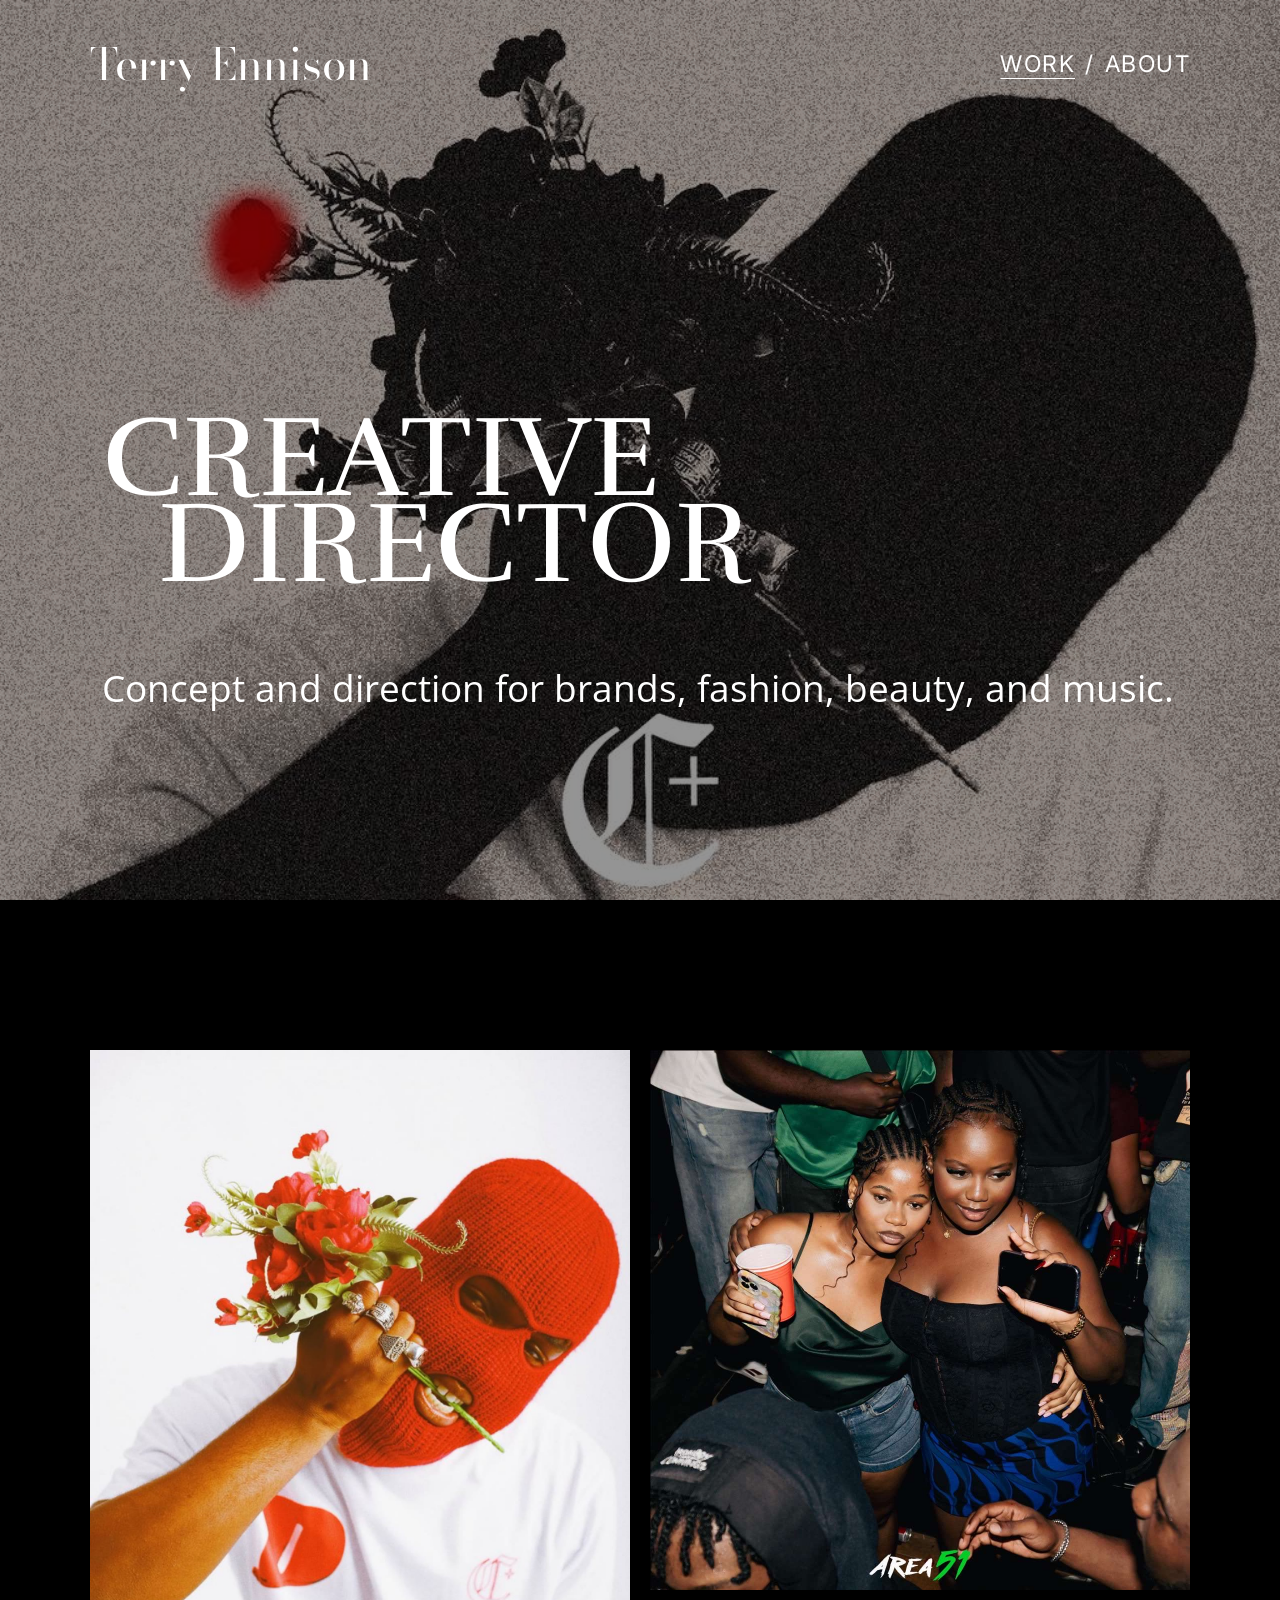
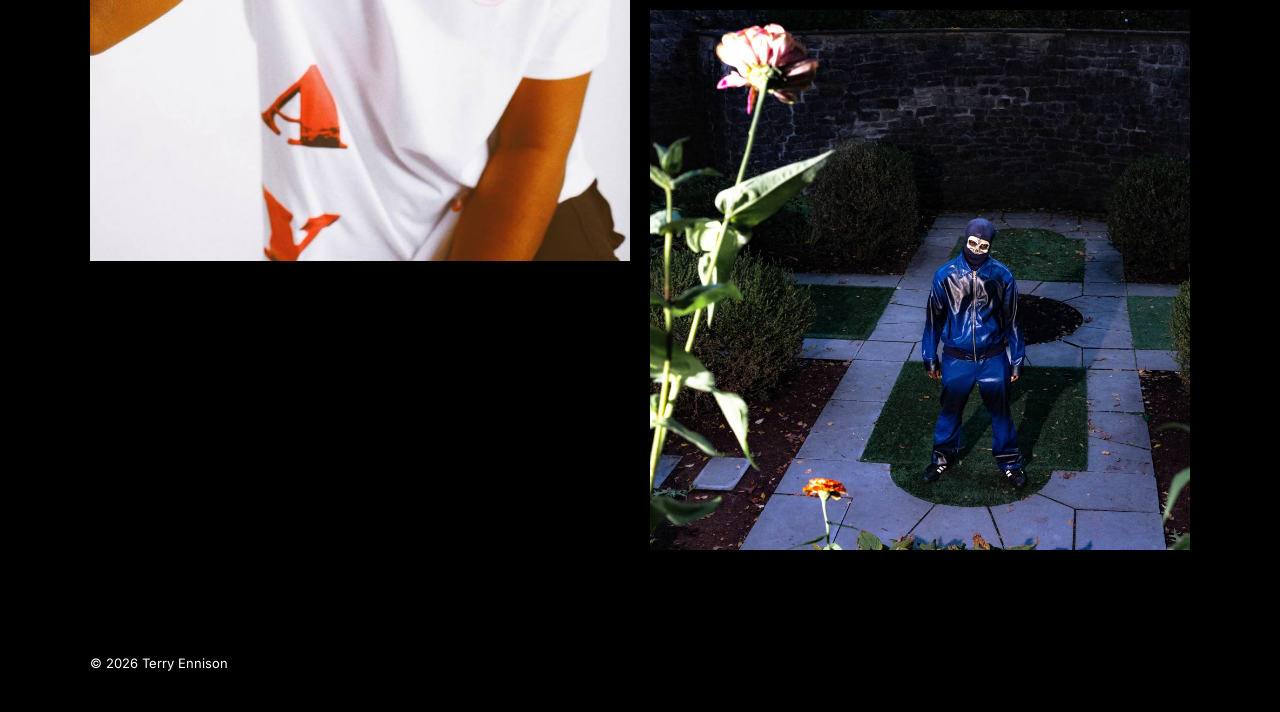
<file: index.html>
<!DOCTYPE html>
<html lang="en">
<head>
  <meta charset="utf-8">
  <meta name="viewport" content="width=device-width, initial-scale=1">
  <title>Terry Ennison | Creative Director</title>
  <meta name="description" content="Concept and direction for brands, fashion, beauty, and music.">
  <link rel="canonical" href="https://terryennison.studio/">
  <meta property="og:title" content="Terry Ennison | Creative Director">
  <meta property="og:description" content="Concept and direction for brands, fashion, beauty, and music.">
  <meta property="og:type" content="website">
  <meta property="og:url" content="https://terryennison.studio/">
  <meta property="og:image" content="https://terryennison.studio/images/og.jpg">
  <meta name="twitter:card" content="summary_large_image">
  <meta name="twitter:title" content="Terry Ennison | Creative Director">
  <meta name="twitter:description" content="Concept and direction for brands, fashion, beauty, and music.">
  <meta name="twitter:image" content="https://terryennison.studio/images/og.jpg">

  <link rel="preconnect" href="https://fonts.googleapis.com">
  <link rel="preconnect" href="https://fonts.gstatic.com" crossorigin>
  <link href="https://fonts.googleapis.com/css2?family=Bodoni+Moda:opsz,wght@6..96,400&family=Inter:wght@400&family=Open+Sans:wght@400&family=Playfair+Display:wght@400&family=Rufina:wght@400&display=swap" rel="stylesheet">
  <link rel="stylesheet" href="css/styles.css">
  <link rel="icon" href="favicon.svg" type="image/svg+xml">

</head>
<body class="home">
<a class="skip" href="#main">Skip to content</a>
<header class="site-header">
  <div class="header-inner">
    <a class="brand" href="index.html">Terry Ennison</a>
    <nav class="nav" aria-label="Primary">
      <a href="index.html" aria-current="page">Work</a>
      <span class="slash" aria-hidden="true">/</span>
      <a href="about.html">About</a>
    </nav>
  </div>
</header>
<main id="main">
  <section class="hero">
    <div class="hero-media">
      <img src="images/hero.jpg" alt="Cavalry">
    </div>
    <div class="hero-copy">
      <h1><span>Creative</span><span class="offset">Director</span></h1>
      <p>Concept and direction for brands, fashion, beauty, and music.</p>
    </div>
  </section>
  <section class="work" id="work" aria-label="Work">
    <div class="work-grid">
      <a href="cavalry.html">
        <img src="images/cavalry/01.jpg" alt="Cavalry, photo 1" decoding="async">
      </a>
      <div class="cover-stack">
        <a href="area-51.html">
          <img src="images/area-51/01.jpg" alt="Area 51, photo 1" decoding="async">
        </a>
        <a href="saint.html">
          <img src="images/saint/01.jpg" alt="SainT, photo 1" decoding="async">
        </a>
      </div>
    </div>
  </section>
</main>
<footer class="site-footer">
  <p>&copy; 2026 Terry Ennison</p>
</footer>
<script src="js/site.js"></script>
</body></html>
</file>
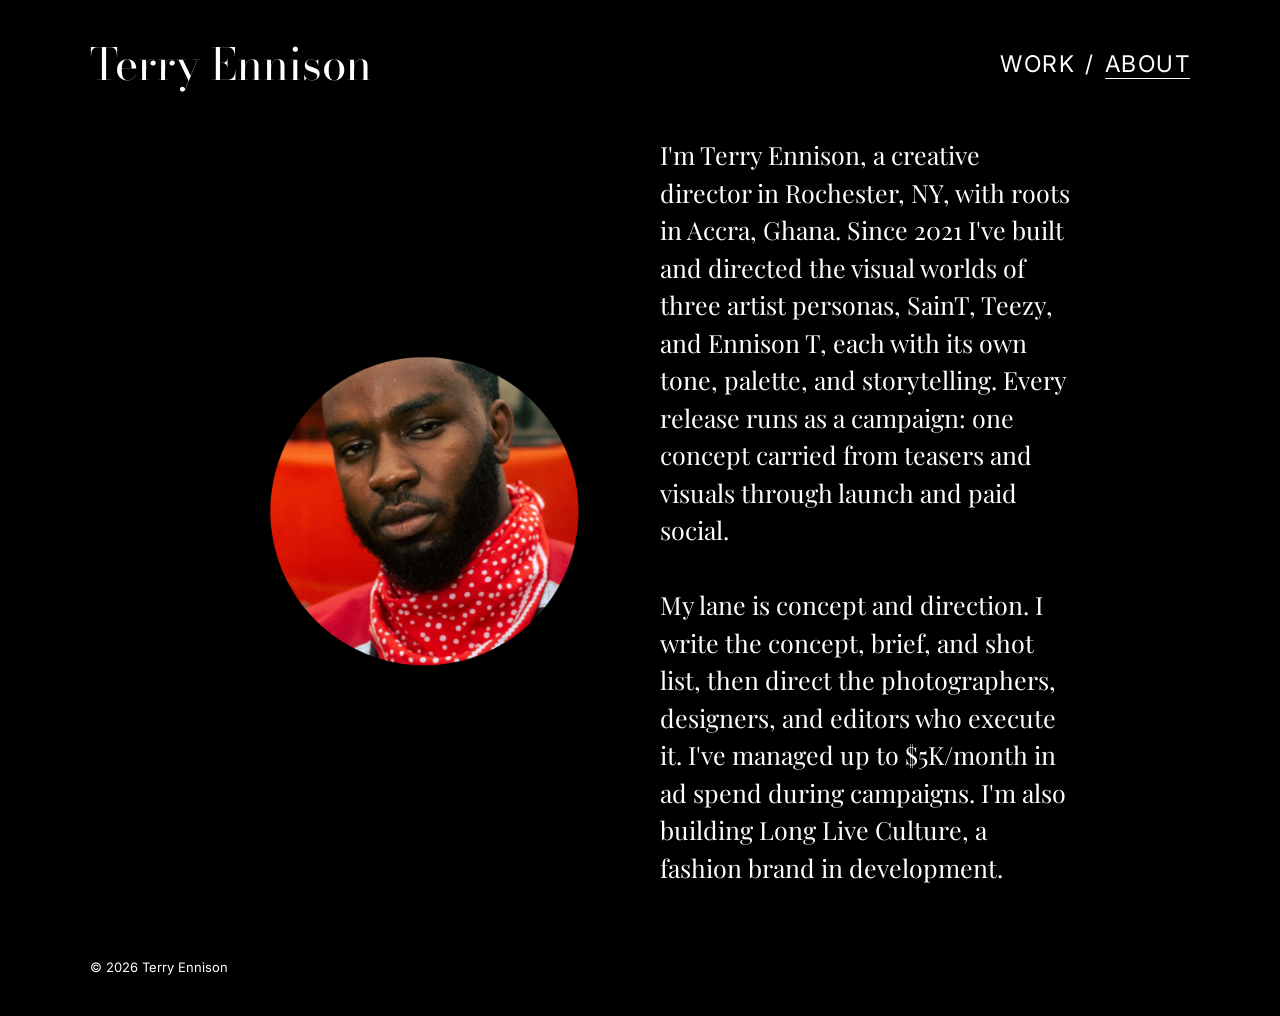
<file: about.html>
<!DOCTYPE html>
<html lang="en">
<head>
  <meta charset="utf-8">
  <meta name="viewport" content="width=device-width, initial-scale=1">
  <title>About | Terry Ennison</title>
  <meta name="description" content="Concept and direction for brands, fashion, beauty, and music.">
  <link rel="canonical" href="https://terryennison.studio/about.html">
  <meta property="og:title" content="About | Terry Ennison">
  <meta property="og:description" content="Concept and direction for brands, fashion, beauty, and music.">
  <meta property="og:type" content="website">
  <meta property="og:url" content="https://terryennison.studio/about.html">
  <meta property="og:image" content="https://terryennison.studio/images/og.jpg">
  <meta name="twitter:card" content="summary_large_image">
  <meta name="twitter:title" content="About | Terry Ennison">
  <meta name="twitter:description" content="Concept and direction for brands, fashion, beauty, and music.">
  <meta name="twitter:image" content="https://terryennison.studio/images/og.jpg">

  <link rel="preconnect" href="https://fonts.googleapis.com">
  <link rel="preconnect" href="https://fonts.gstatic.com" crossorigin>
  <link href="https://fonts.googleapis.com/css2?family=Bodoni+Moda:opsz,wght@6..96,400&family=Inter:wght@400&family=Open+Sans:wght@400&family=Playfair+Display:wght@400&family=Rufina:wght@400&display=swap" rel="stylesheet">
  <link rel="stylesheet" href="css/styles.css">
  <link rel="icon" href="favicon.svg" type="image/svg+xml">

</head>
<body>
<a class="skip" href="#main">Skip to content</a>
<header class="site-header">
  <div class="header-inner">
    <a class="brand" href="index.html">Terry Ennison</a>
    <nav class="nav" aria-label="Primary">
      <a href="index.html">Work</a>
      <span class="slash" aria-hidden="true">/</span>
      <a href="about.html" aria-current="page">About</a>
    </nav>
  </div>
</header>
<main id="main" class="page">
  <article class="about-layout">
    <div class="about-photo">
      <img src="images/about-portrait.png" alt="Terry Ennison">
    </div>
    <div class="about-copy">
      <p>I'm Terry Ennison, a creative director in Rochester, NY, with roots in Accra, Ghana. Since 2021 I've built and directed the visual worlds of three artist personas, SainT, Teezy, and Ennison T, each with its own tone, palette, and storytelling. Every release runs as a campaign: one concept carried from teasers and visuals through launch and paid social.</p>
      <p>My lane is concept and direction. I write the concept, brief, and shot list, then direct the photographers, designers, and editors who execute it. I've managed up to $5K/month in ad spend during campaigns. I'm also building Long Live Culture, a fashion brand in development.</p>
    </div>
  </article>
</main>
<footer class="site-footer">
  <p>&copy; 2026 Terry Ennison</p>
</footer>
</body></html>
</file>
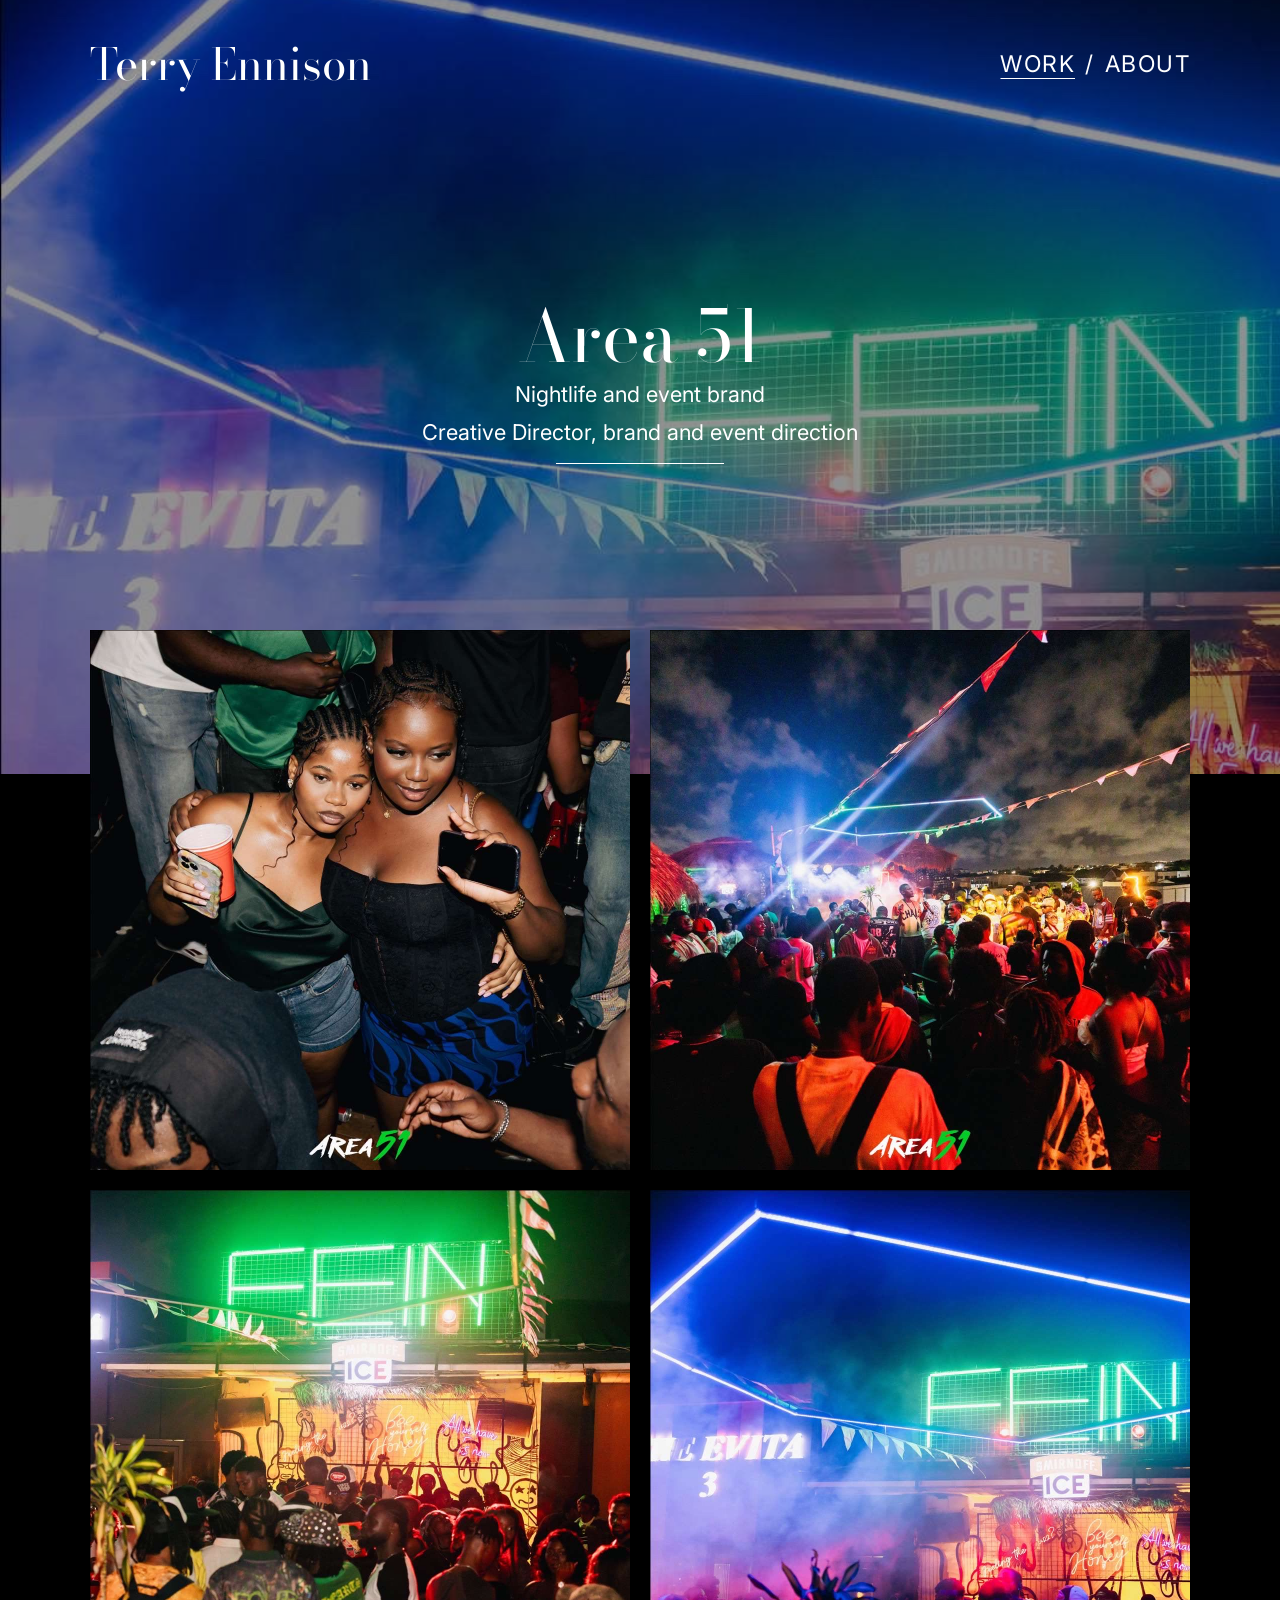
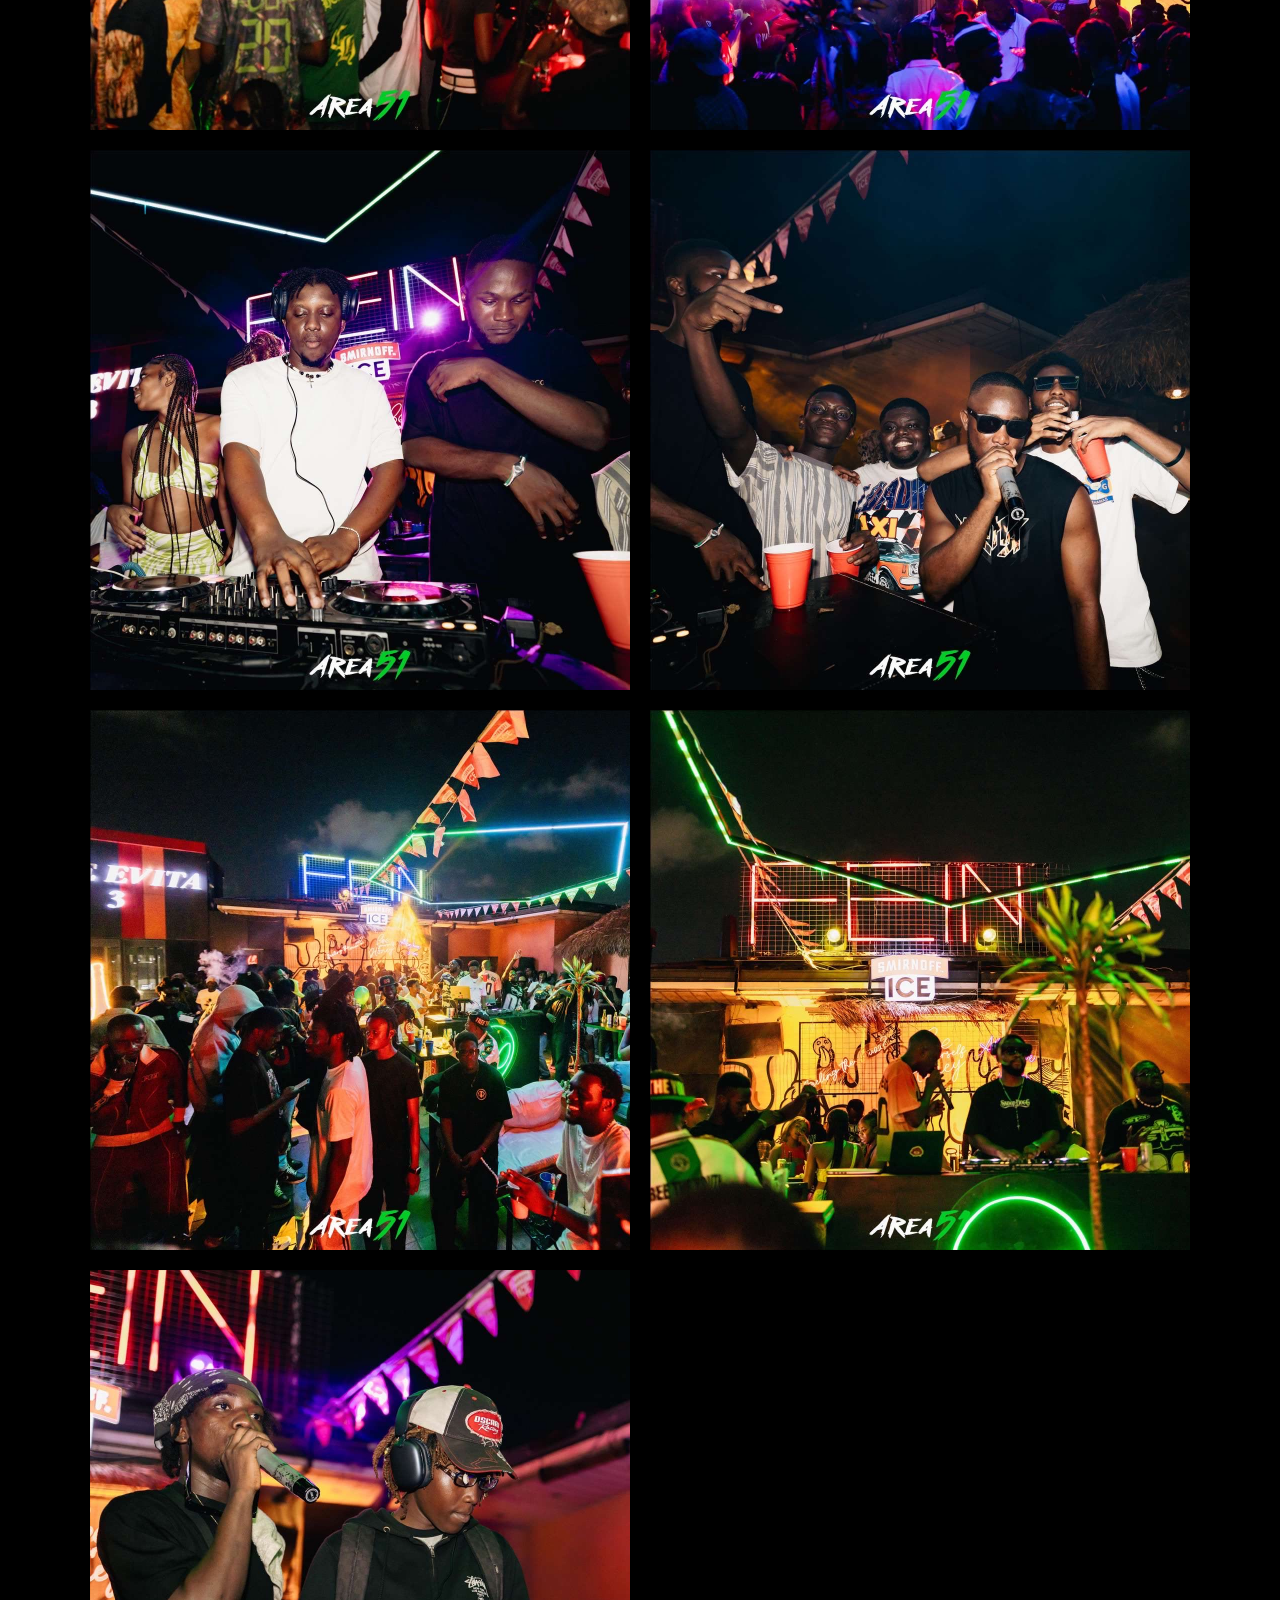
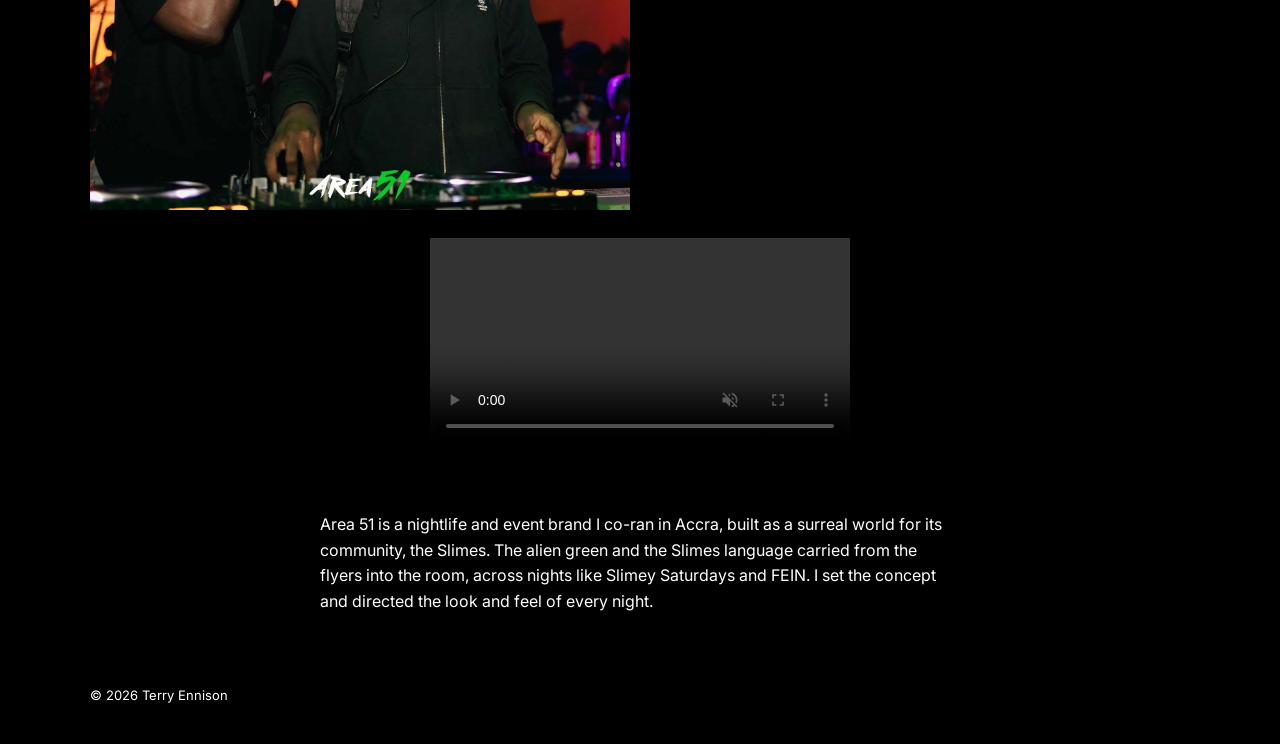
<file: area-51.html>
<!DOCTYPE html>
<html lang="en">
<head>
  <meta charset="utf-8">
  <meta name="viewport" content="width=device-width, initial-scale=1">
  <title>Area 51 | Terry Ennison</title>
  <meta name="description" content="Area 51. Nightlife and event brand. Creative Director, brand and event direction.">
  <link rel="canonical" href="https://terryennison.studio/area-51.html">
  <meta property="og:title" content="Area 51 | Terry Ennison">
  <meta property="og:description" content="Area 51. Nightlife and event brand. Creative Director, brand and event direction.">
  <meta property="og:type" content="website">
  <meta property="og:url" content="https://terryennison.studio/area-51.html">
  <meta property="og:image" content="https://terryennison.studio/images/og.jpg">
  <meta name="twitter:card" content="summary_large_image">
  <meta name="twitter:title" content="Area 51 | Terry Ennison">
  <meta name="twitter:description" content="Area 51. Nightlife and event brand. Creative Director, brand and event direction.">
  <meta name="twitter:image" content="https://terryennison.studio/images/og.jpg">

  <link rel="preconnect" href="https://fonts.googleapis.com">
  <link rel="preconnect" href="https://fonts.gstatic.com" crossorigin>
  <link href="https://fonts.googleapis.com/css2?family=Bodoni+Moda:opsz,wght@6..96,400&family=Inter:wght@400&family=Open+Sans:wght@400&family=Playfair+Display:wght@400&family=Rufina:wght@400&display=swap" rel="stylesheet">
  <link rel="stylesheet" href="css/styles.css">
  <link rel="icon" href="favicon.svg" type="image/svg+xml">

</head>

<body>
<a class="skip" href="#main">Skip to content</a>
<header class="site-header">
  <div class="header-inner">
    <a class="brand" href="index.html">Terry Ennison</a>
    <nav class="nav" aria-label="Primary">
      <a href="index.html" aria-current="page">Work</a>
      <span class="slash" aria-hidden="true">/</span>
      <a href="about.html">About</a>
    </nav>
  </div>
</header>

<main id="main">
<section class="banner">
  <img class="banner-bg" src="images/area-51/04.jpg" alt="">
  <div class="banner-copy">
    <h1>Area 51</h1>
    <p>Nightlife and event brand</p>
    <p>Creative Director, brand and event direction</p>
    <span class="rule"></span>
  </div>
</section>
<div class="gallery overlap">
<figure>
  <button class="zoom" type="button" data-full="images/area-51/01.jpg" aria-label="View Area 51, photo 1 larger">
    <img src="images/area-51/01.jpg" alt="Area 51, photo 1" loading="lazy" decoding="async">
  </button>
</figure>
<figure>
  <button class="zoom" type="button" data-full="images/area-51/02.jpg" aria-label="View Area 51, photo 2 larger">
    <img src="images/area-51/02.jpg" alt="Area 51, photo 2" loading="lazy" decoding="async">
  </button>
</figure>
<figure>
  <button class="zoom" type="button" data-full="images/area-51/03.jpg" aria-label="View Area 51, photo 3 larger">
    <img src="images/area-51/03.jpg" alt="Area 51, photo 3" loading="lazy" decoding="async">
  </button>
</figure>
<figure>
  <button class="zoom" type="button" data-full="images/area-51/04.jpg" aria-label="View Area 51, photo 4 larger">
    <img src="images/area-51/04.jpg" alt="Area 51, photo 4" loading="lazy" decoding="async">
  </button>
</figure>
<figure>
  <button class="zoom" type="button" data-full="images/area-51/05.jpg" aria-label="View Area 51, photo 5 larger">
    <img src="images/area-51/05.jpg" alt="Area 51, photo 5" loading="lazy" decoding="async">
  </button>
</figure>
<figure>
  <button class="zoom" type="button" data-full="images/area-51/06.jpg" aria-label="View Area 51, photo 6 larger">
    <img src="images/area-51/06.jpg" alt="Area 51, photo 6" loading="lazy" decoding="async">
  </button>
</figure>
<figure>
  <button class="zoom" type="button" data-full="images/area-51/07.jpg" aria-label="View Area 51, photo 7 larger">
    <img src="images/area-51/07.jpg" alt="Area 51, photo 7" loading="lazy" decoding="async">
  </button>
</figure>
<figure>
  <button class="zoom" type="button" data-full="images/area-51/08.jpg" aria-label="View Area 51, photo 8 larger">
    <img src="images/area-51/08.jpg" alt="Area 51, photo 8" loading="lazy" decoding="async">
  </button>
</figure>
<figure>
  <button class="zoom" type="button" data-full="images/area-51/09.jpg" aria-label="View Area 51, photo 9 larger">
    <img src="images/area-51/09.jpg" alt="Area 51, photo 9" loading="lazy" decoding="async">
  </button>
</figure>
</div>
<video class="promo" data-promo controls autoplay muted loop playsinline preload="metadata">
  <source src="video/area51-promo.mp4" type="video/mp4">
</video>
<div class="writeup">
<p>Area 51 is a nightlife and event brand I co-ran in Accra, built as a surreal world for its community, the Slimes. The alien green and the Slimes language carried from the flyers into the room, across nights like Slimey Saturdays and FEIN. I set the concept and directed the look and feel of every night.</p>
</div>
</main>
<footer class="site-footer">
  <p>&copy; 2026 Terry Ennison</p>
</footer>

<dialog class="lightbox" data-lightbox>
  <button class="lightbox-close" type="button" data-close>Close</button>
  <img alt="">
</dialog>
<script src="js/site.js"></script>

</body></html>
</file>
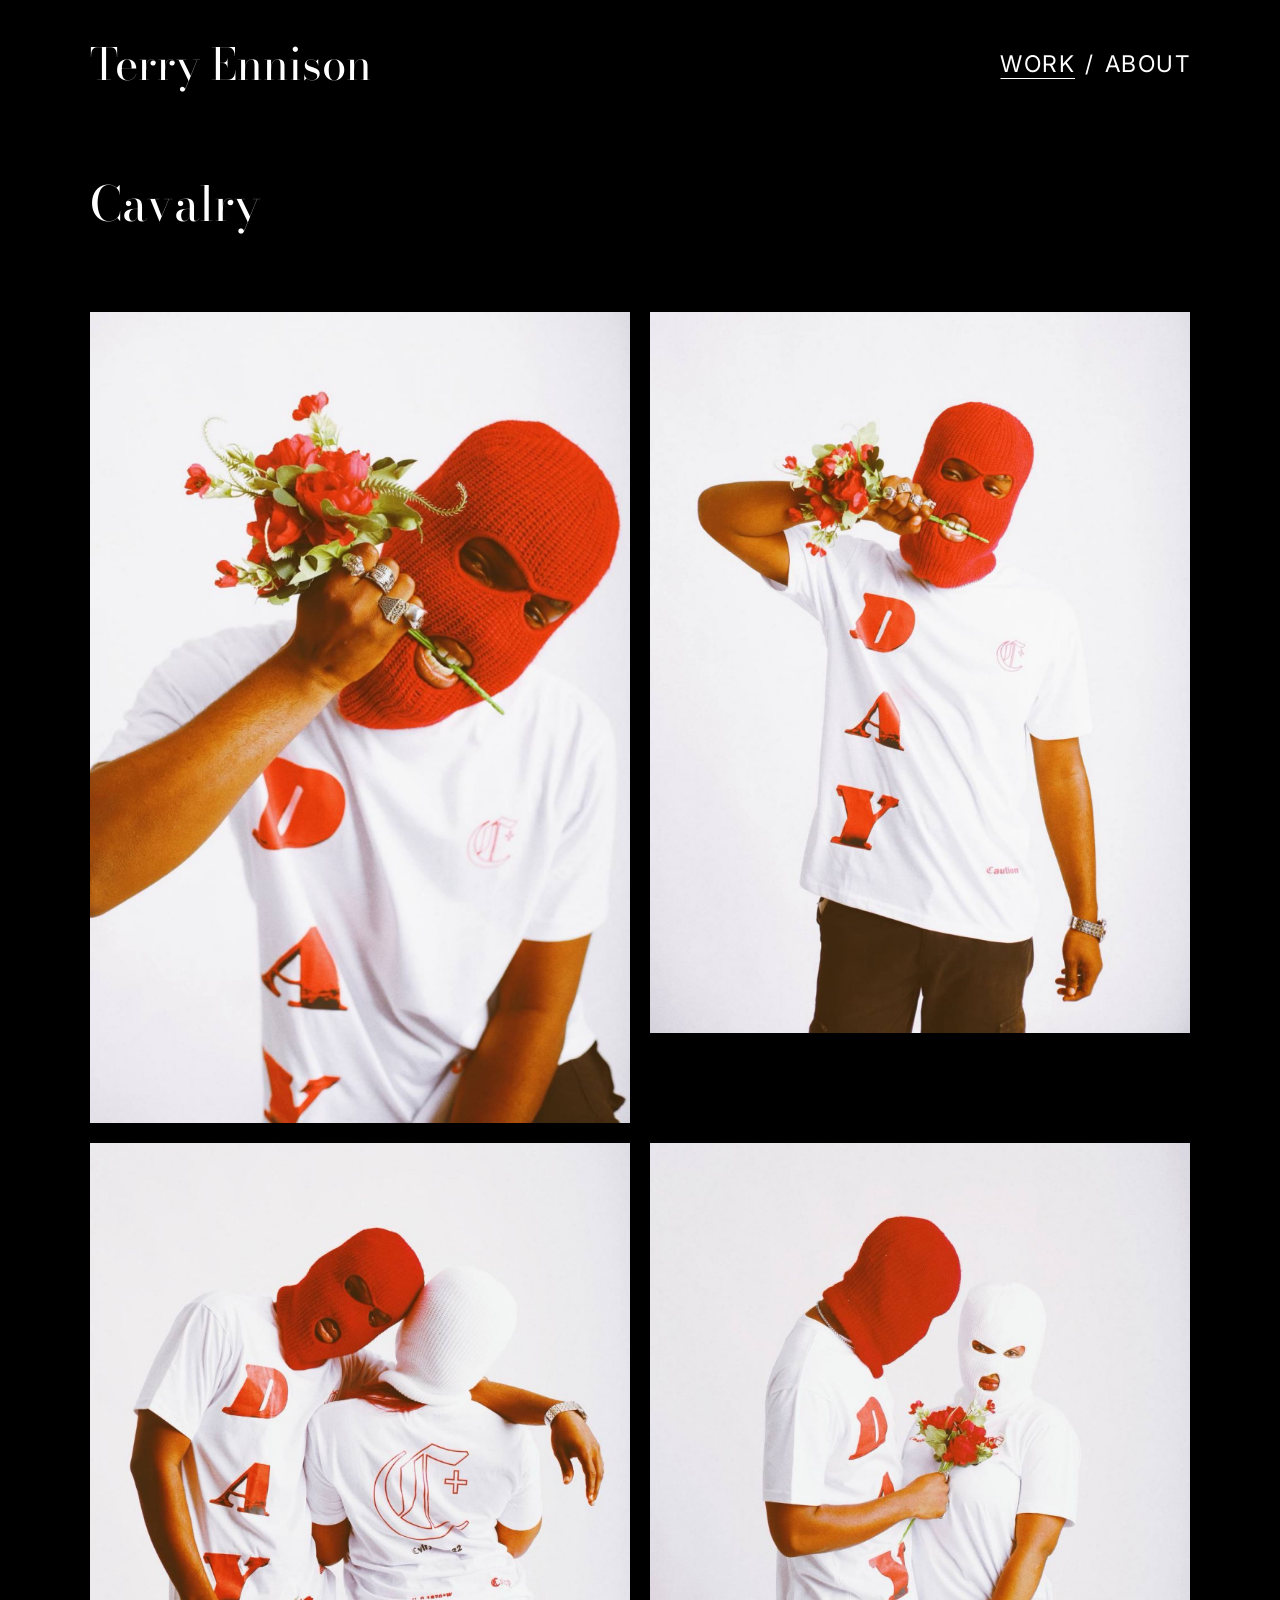
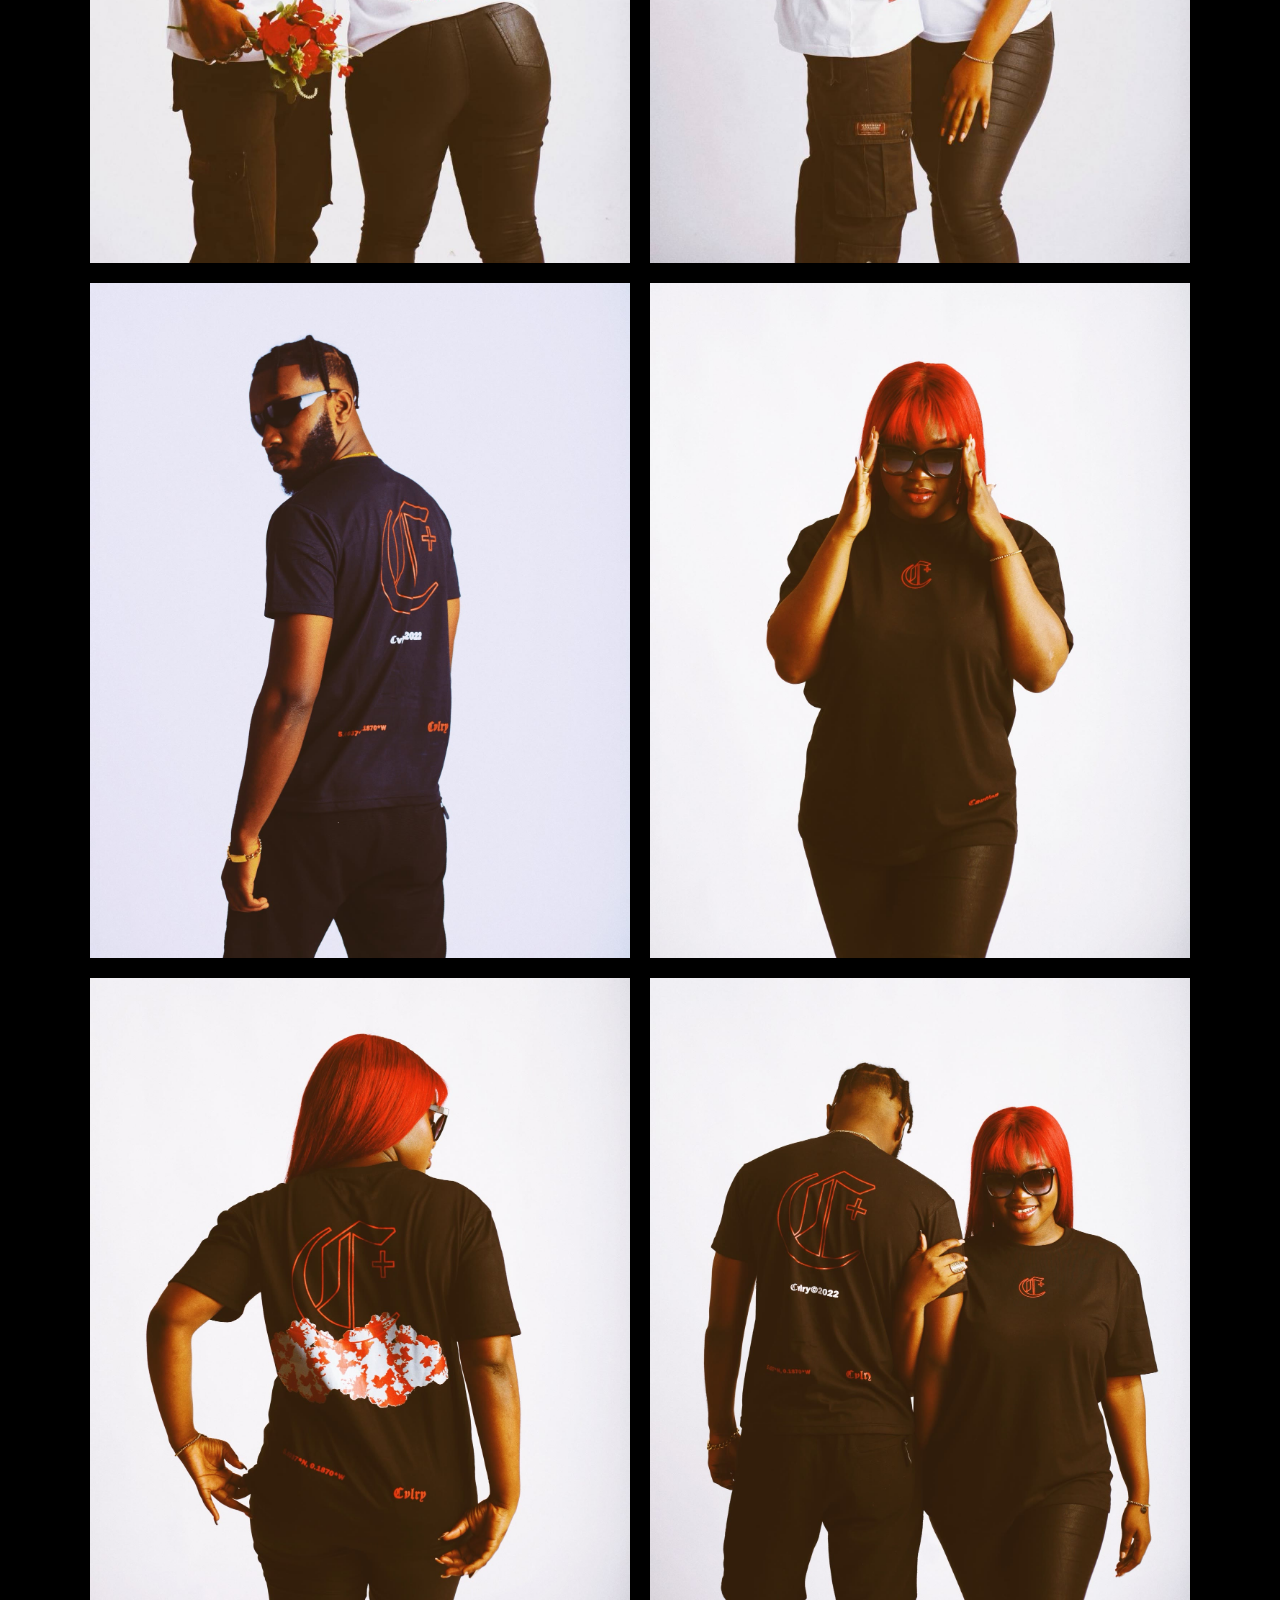
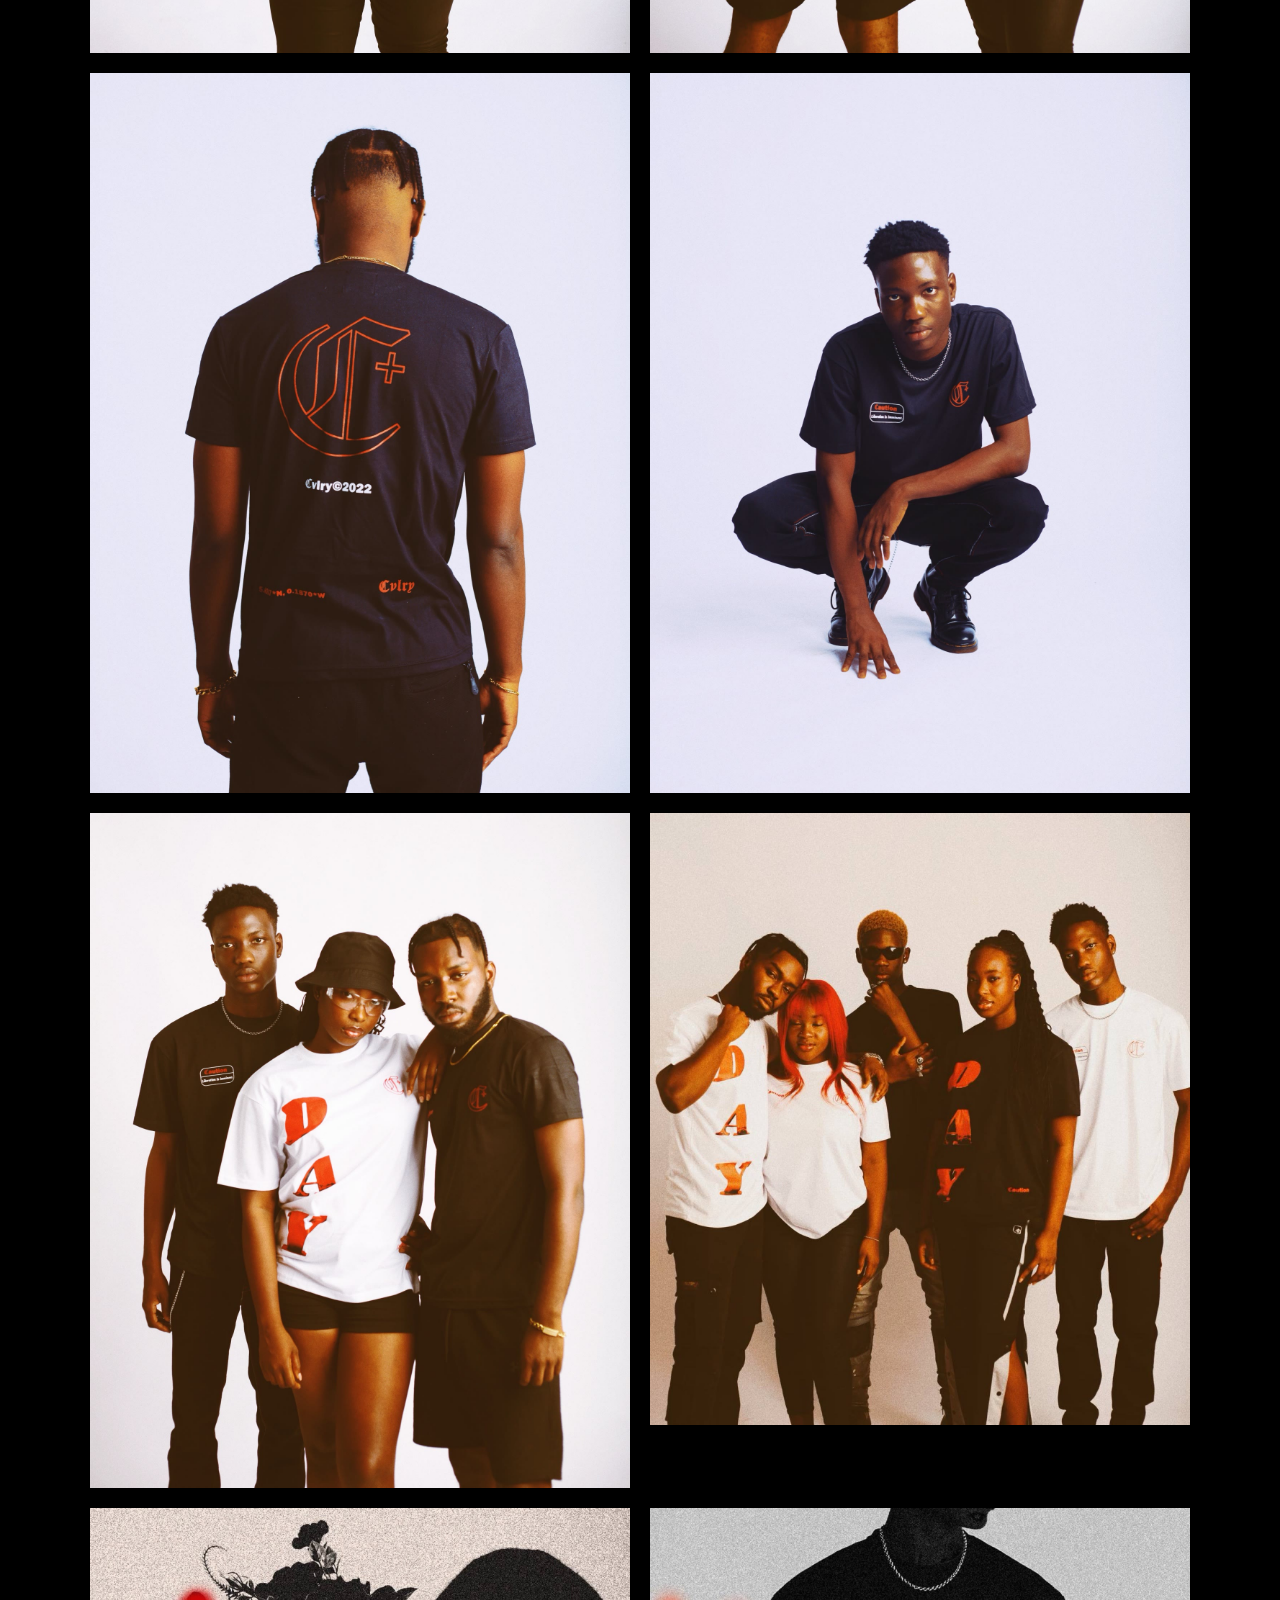
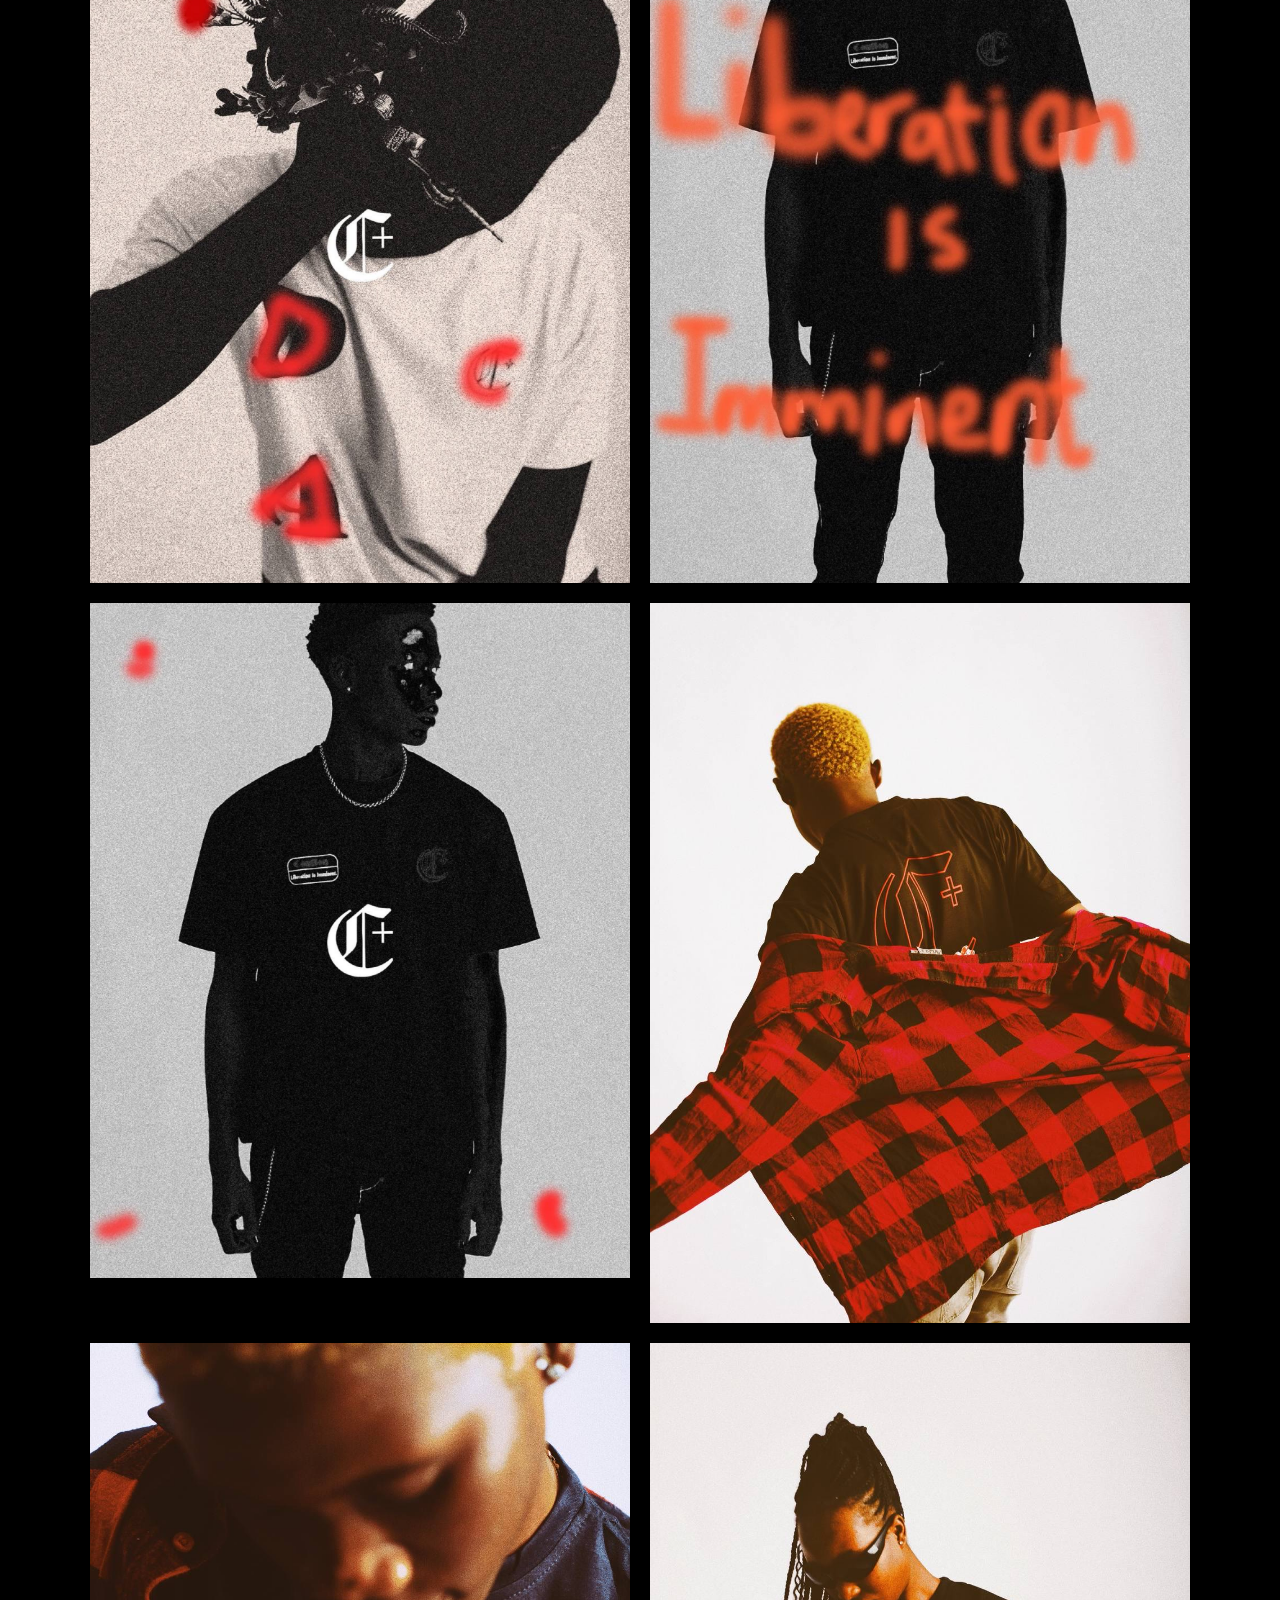
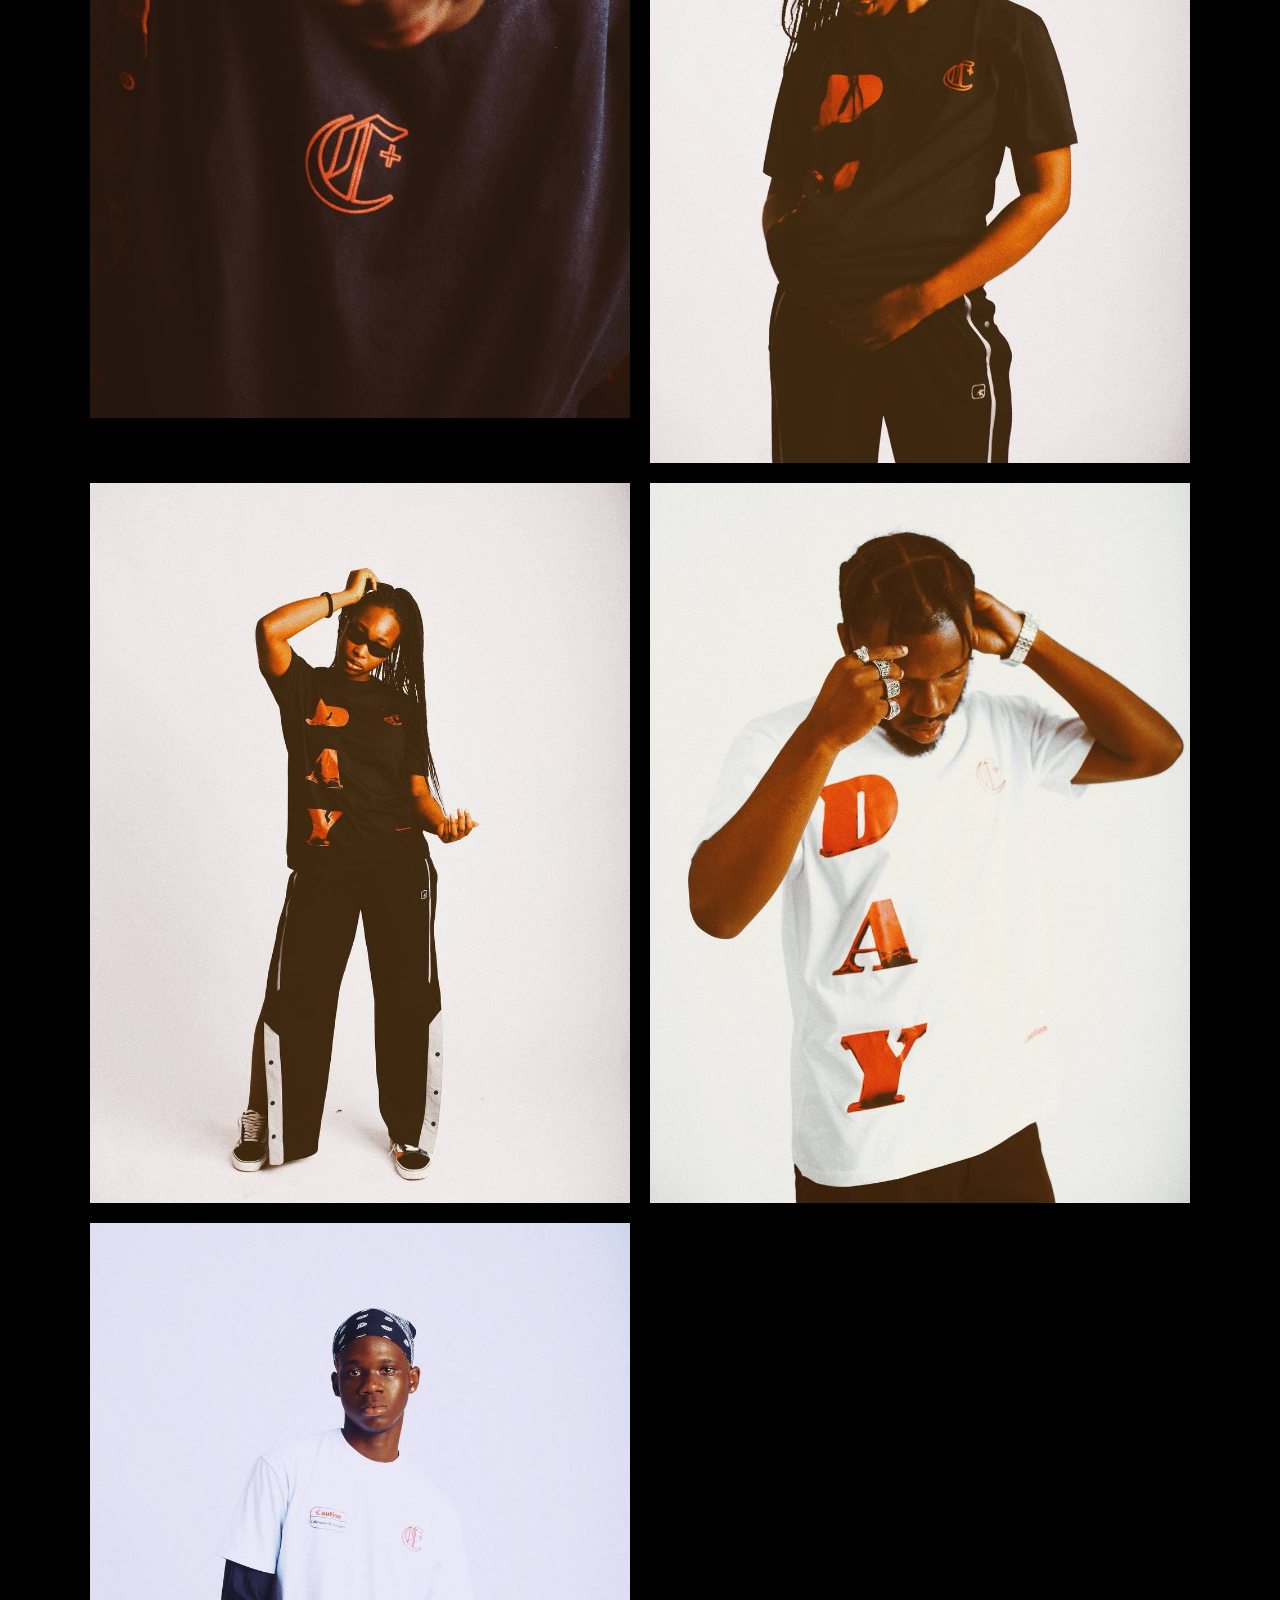
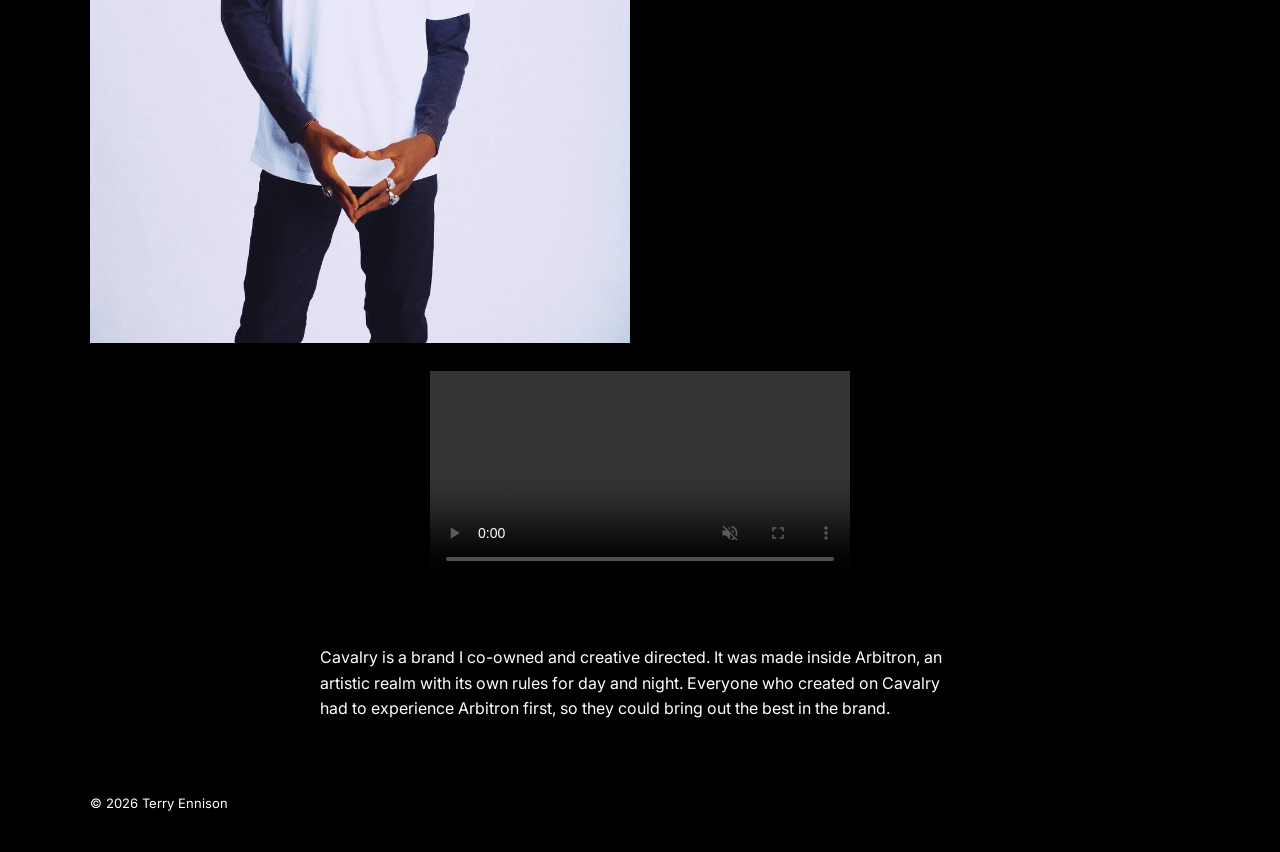
<file: cavalry.html>
<!DOCTYPE html>
<html lang="en">
<head>
  <meta charset="utf-8">
  <meta name="viewport" content="width=device-width, initial-scale=1">
  <title>Cavalry | Terry Ennison</title>
  <meta name="description" content="Cavalry. Fashion and editorial. Creative Director and co-owner.">
  <link rel="canonical" href="https://terryennison.studio/cavalry.html">
  <meta property="og:title" content="Cavalry | Terry Ennison">
  <meta property="og:description" content="Cavalry. Fashion and editorial. Creative Director and co-owner.">
  <meta property="og:type" content="website">
  <meta property="og:url" content="https://terryennison.studio/cavalry.html">
  <meta property="og:image" content="https://terryennison.studio/images/og.jpg">
  <meta name="twitter:card" content="summary_large_image">
  <meta name="twitter:title" content="Cavalry | Terry Ennison">
  <meta name="twitter:description" content="Cavalry. Fashion and editorial. Creative Director and co-owner.">
  <meta name="twitter:image" content="https://terryennison.studio/images/og.jpg">

  <link rel="preconnect" href="https://fonts.googleapis.com">
  <link rel="preconnect" href="https://fonts.gstatic.com" crossorigin>
  <link href="https://fonts.googleapis.com/css2?family=Bodoni+Moda:opsz,wght@6..96,400&family=Inter:wght@400&family=Open+Sans:wght@400&family=Playfair+Display:wght@400&family=Rufina:wght@400&display=swap" rel="stylesheet">
  <link rel="stylesheet" href="css/styles.css">
  <link rel="icon" href="favicon.svg" type="image/svg+xml">

</head>

<body>
<a class="skip" href="#main">Skip to content</a>
<header class="site-header">
  <div class="header-inner">
    <a class="brand" href="index.html">Terry Ennison</a>
    <nav class="nav" aria-label="Primary">
      <a href="index.html" aria-current="page">Work</a>
      <span class="slash" aria-hidden="true">/</span>
      <a href="about.html">About</a>
    </nav>
  </div>
</header>

<main id="main" class="page">
<h1 class="lead-title">Cavalry</h1>
<div class="gallery">
<figure>
  <button class="zoom" type="button" data-full="images/cavalry/01.jpg" aria-label="View Cavalry, photo 1 larger">
    <img src="images/cavalry/01.jpg" alt="Cavalry, photo 1" loading="lazy" decoding="async">
  </button>
</figure>
<figure>
  <button class="zoom" type="button" data-full="images/cavalry/02.jpg" aria-label="View Cavalry, photo 2 larger">
    <img src="images/cavalry/02.jpg" alt="Cavalry, photo 2" loading="lazy" decoding="async">
  </button>
</figure>
<figure>
  <button class="zoom" type="button" data-full="images/cavalry/03.jpg" aria-label="View Cavalry, photo 3 larger">
    <img src="images/cavalry/03.jpg" alt="Cavalry, photo 3" loading="lazy" decoding="async">
  </button>
</figure>
<figure>
  <button class="zoom" type="button" data-full="images/cavalry/04.jpg" aria-label="View Cavalry, photo 4 larger">
    <img src="images/cavalry/04.jpg" alt="Cavalry, photo 4" loading="lazy" decoding="async">
  </button>
</figure>
<figure>
  <button class="zoom" type="button" data-full="images/cavalry/05.jpg" aria-label="View Cavalry, photo 5 larger">
    <img src="images/cavalry/05.jpg" alt="Cavalry, photo 5" loading="lazy" decoding="async">
  </button>
</figure>
<figure>
  <button class="zoom" type="button" data-full="images/cavalry/06.jpg" aria-label="View Cavalry, photo 6 larger">
    <img src="images/cavalry/06.jpg" alt="Cavalry, photo 6" loading="lazy" decoding="async">
  </button>
</figure>
<figure>
  <button class="zoom" type="button" data-full="images/cavalry/07.jpg" aria-label="View Cavalry, photo 7 larger">
    <img src="images/cavalry/07.jpg" alt="Cavalry, photo 7" loading="lazy" decoding="async">
  </button>
</figure>
<figure>
  <button class="zoom" type="button" data-full="images/cavalry/08.jpg" aria-label="View Cavalry, photo 8 larger">
    <img src="images/cavalry/08.jpg" alt="Cavalry, photo 8" loading="lazy" decoding="async">
  </button>
</figure>
<figure>
  <button class="zoom" type="button" data-full="images/cavalry/09.jpg" aria-label="View Cavalry, photo 9 larger">
    <img src="images/cavalry/09.jpg" alt="Cavalry, photo 9" loading="lazy" decoding="async">
  </button>
</figure>
<figure>
  <button class="zoom" type="button" data-full="images/cavalry/10.jpg" aria-label="View Cavalry, photo 10 larger">
    <img src="images/cavalry/10.jpg" alt="Cavalry, photo 10" loading="lazy" decoding="async">
  </button>
</figure>
<figure>
  <button class="zoom" type="button" data-full="images/cavalry/11.jpg" aria-label="View Cavalry, photo 11 larger">
    <img src="images/cavalry/11.jpg" alt="Cavalry, photo 11" loading="lazy" decoding="async">
  </button>
</figure>
<figure>
  <button class="zoom" type="button" data-full="images/cavalry/12.jpg" aria-label="View Cavalry, photo 12 larger">
    <img src="images/cavalry/12.jpg" alt="Cavalry, photo 12" loading="lazy" decoding="async">
  </button>
</figure>
<figure>
  <button class="zoom" type="button" data-full="images/cavalry/13.jpg" aria-label="View Cavalry, photo 13 larger">
    <img src="images/cavalry/13.jpg" alt="Cavalry, photo 13" loading="lazy" decoding="async">
  </button>
</figure>
<figure>
  <button class="zoom" type="button" data-full="images/cavalry/14.jpg" aria-label="View Cavalry, photo 14 larger">
    <img src="images/cavalry/14.jpg" alt="Cavalry, photo 14" loading="lazy" decoding="async">
  </button>
</figure>
<figure>
  <button class="zoom" type="button" data-full="images/cavalry/15.jpg" aria-label="View Cavalry, photo 15 larger">
    <img src="images/cavalry/15.jpg" alt="Cavalry, photo 15" loading="lazy" decoding="async">
  </button>
</figure>
<figure>
  <button class="zoom" type="button" data-full="images/cavalry/16.jpg" aria-label="View Cavalry, photo 16 larger">
    <img src="images/cavalry/16.jpg" alt="Cavalry, photo 16" loading="lazy" decoding="async">
  </button>
</figure>
<figure>
  <button class="zoom" type="button" data-full="images/cavalry/17.jpg" aria-label="View Cavalry, photo 17 larger">
    <img src="images/cavalry/17.jpg" alt="Cavalry, photo 17" loading="lazy" decoding="async">
  </button>
</figure>
<figure>
  <button class="zoom" type="button" data-full="images/cavalry/18.jpg" aria-label="View Cavalry, photo 18 larger">
    <img src="images/cavalry/18.jpg" alt="Cavalry, photo 18" loading="lazy" decoding="async">
  </button>
</figure>
<figure>
  <button class="zoom" type="button" data-full="images/cavalry/19.jpg" aria-label="View Cavalry, photo 19 larger">
    <img src="images/cavalry/19.jpg" alt="Cavalry, photo 19" loading="lazy" decoding="async">
  </button>
</figure>
<figure>
  <button class="zoom" type="button" data-full="images/cavalry/20.jpg" aria-label="View Cavalry, photo 20 larger">
    <img src="images/cavalry/20.jpg" alt="Cavalry, photo 20" loading="lazy" decoding="async">
  </button>
</figure>
<figure>
  <button class="zoom" type="button" data-full="images/cavalry/21.jpg" aria-label="View Cavalry, photo 21 larger">
    <img src="images/cavalry/21.jpg" alt="Cavalry, photo 21" loading="lazy" decoding="async">
  </button>
</figure>
</div>
<video class="promo" data-promo controls autoplay muted loop playsinline preload="metadata">
  <source src="video/cavalry-04.mp4" type="video/mp4">
</video>
<div class="writeup">
<p>Cavalry is a brand I co-owned and creative directed. It was made inside Arbitron, an artistic realm with its own rules for day and night. Everyone who created on Cavalry had to experience Arbitron first, so they could bring out the best in the brand.</p>
</div>
</main>
<footer class="site-footer">
  <p>&copy; 2026 Terry Ennison</p>
</footer>

<dialog class="lightbox" data-lightbox>
  <button class="lightbox-close" type="button" data-close>Close</button>
  <img alt="">
</dialog>
<script src="js/site.js"></script>

</body></html>
</file>
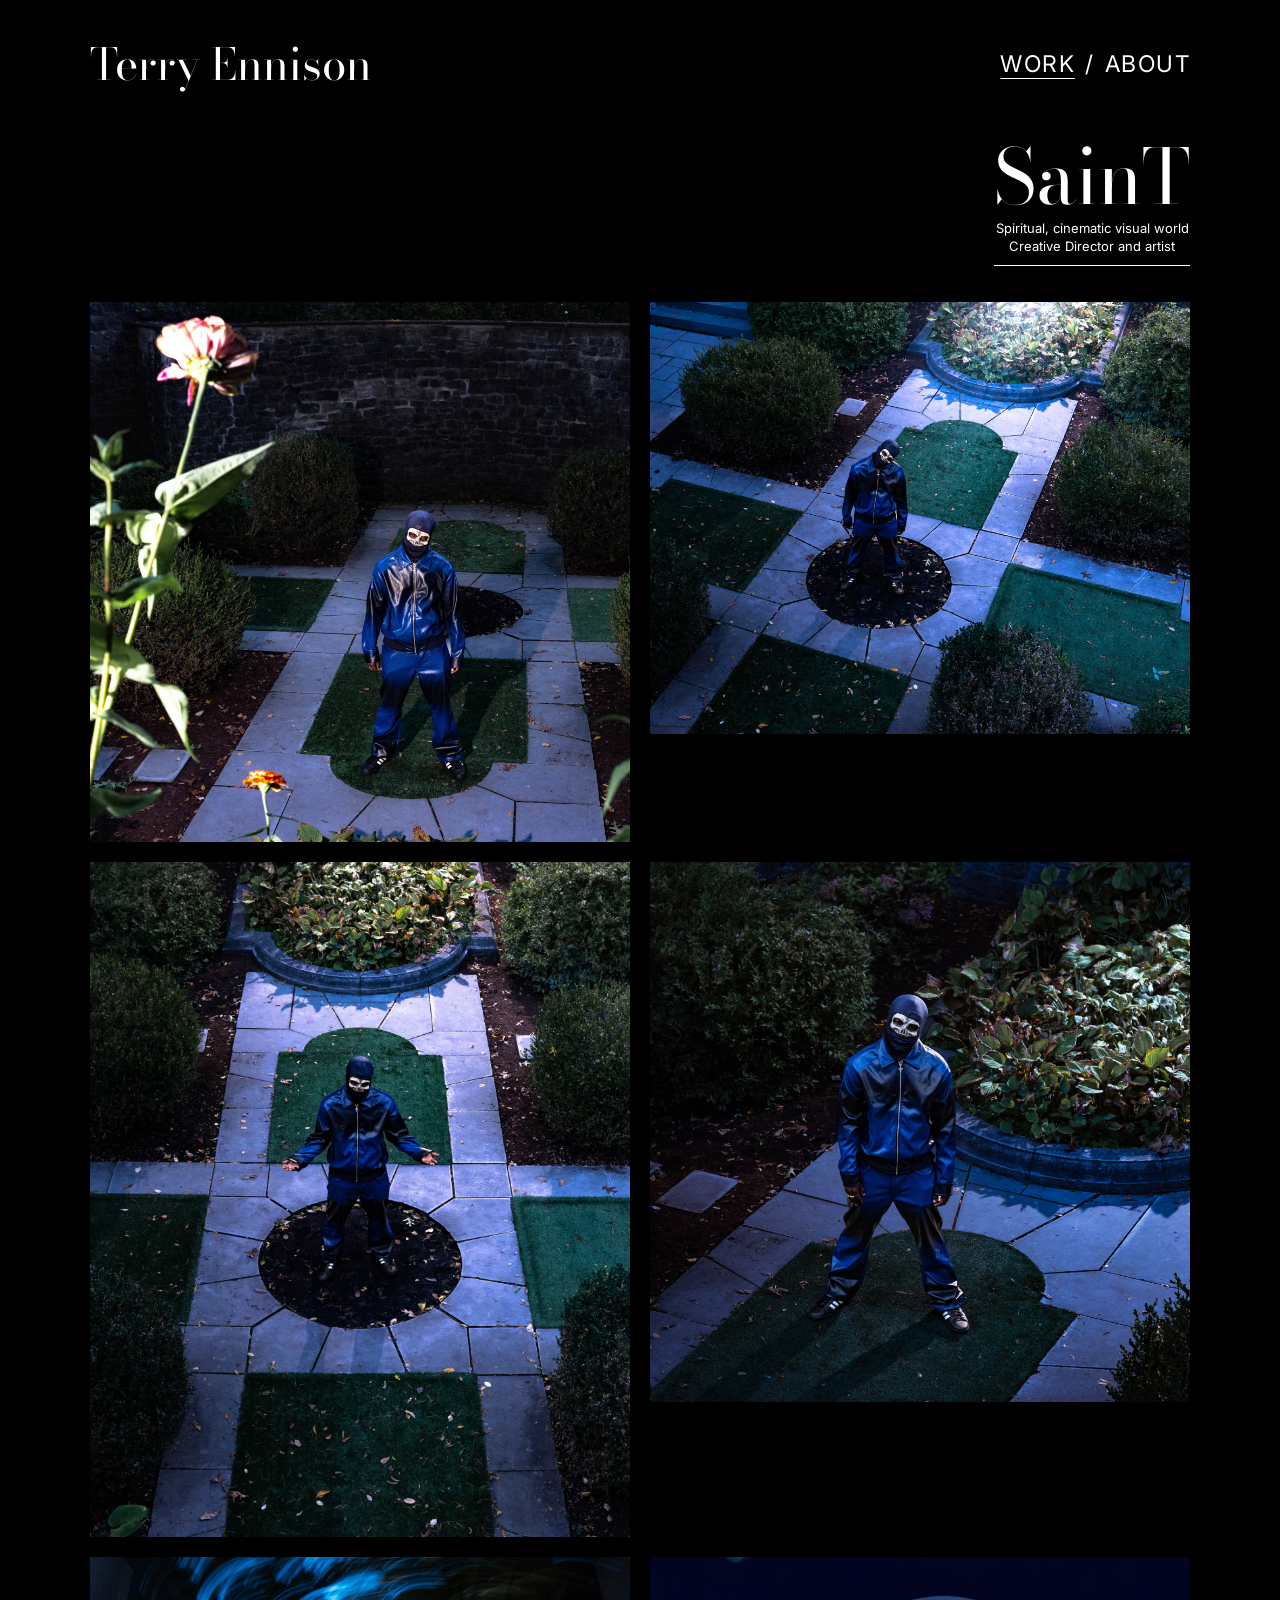
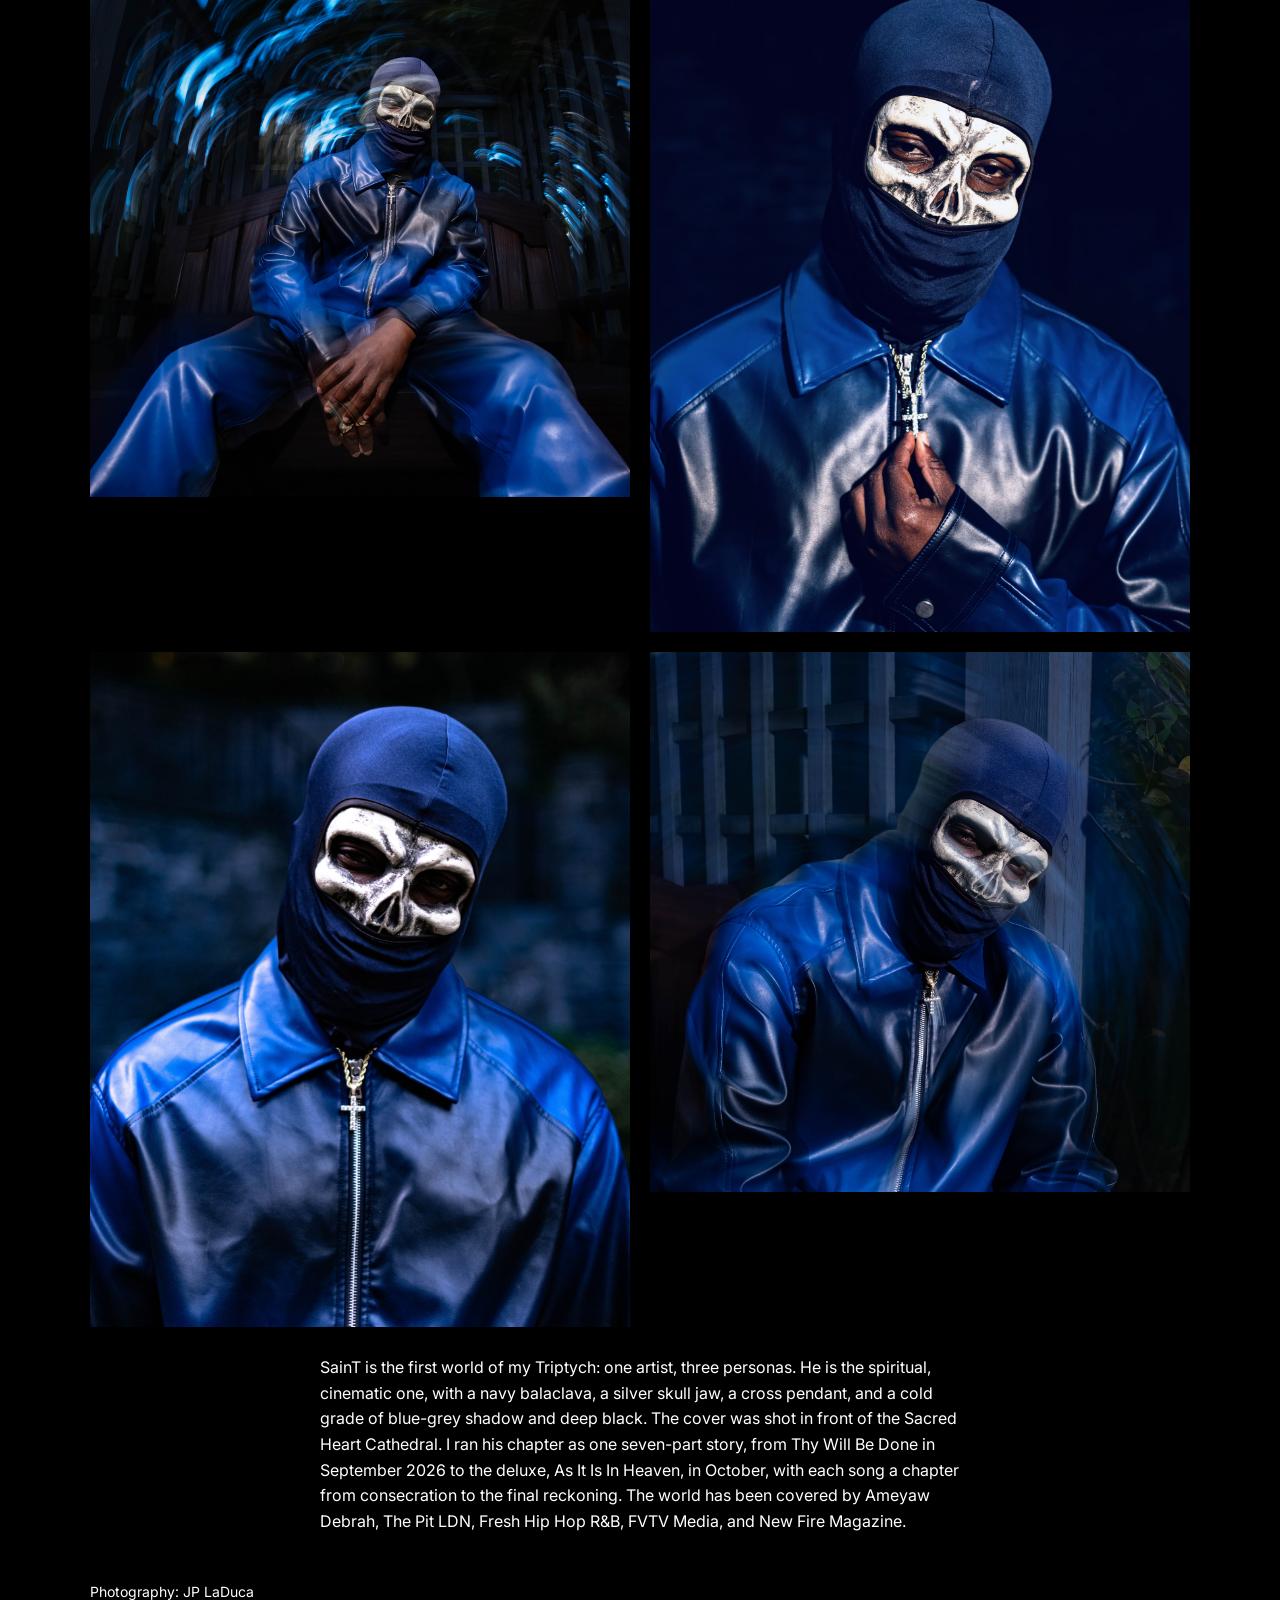
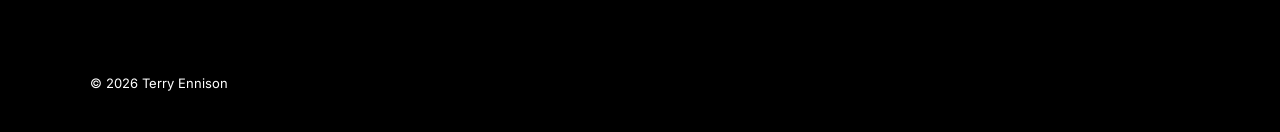
<file: saint.html>
<!DOCTYPE html>
<html lang="en">
<head>
  <meta charset="utf-8">
  <meta name="viewport" content="width=device-width, initial-scale=1">
  <title>SainT | Terry Ennison</title>
  <meta name="description" content="SainT. Spiritual, cinematic visual world. Creative Director and artist.">
  <link rel="canonical" href="https://terryennison.studio/saint.html">
  <meta property="og:title" content="SainT | Terry Ennison">
  <meta property="og:description" content="SainT. Spiritual, cinematic visual world. Creative Director and artist.">
  <meta property="og:type" content="website">
  <meta property="og:url" content="https://terryennison.studio/saint.html">
  <meta property="og:image" content="https://terryennison.studio/images/og.jpg">
  <meta name="twitter:card" content="summary_large_image">
  <meta name="twitter:title" content="SainT | Terry Ennison">
  <meta name="twitter:description" content="SainT. Spiritual, cinematic visual world. Creative Director and artist.">
  <meta name="twitter:image" content="https://terryennison.studio/images/og.jpg">

  <link rel="preconnect" href="https://fonts.googleapis.com">
  <link rel="preconnect" href="https://fonts.gstatic.com" crossorigin>
  <link href="https://fonts.googleapis.com/css2?family=Bodoni+Moda:opsz,wght@6..96,400&family=Inter:wght@400&family=Open+Sans:wght@400&family=Playfair+Display:wght@400&family=Rufina:wght@400&display=swap" rel="stylesheet">
  <link rel="stylesheet" href="css/styles.css">
  <link rel="icon" href="favicon.svg" type="image/svg+xml">

</head>

<body>
<a class="skip" href="#main">Skip to content</a>
<header class="site-header">
  <div class="header-inner">
    <a class="brand" href="index.html">Terry Ennison</a>
    <nav class="nav" aria-label="Primary">
      <a href="index.html" aria-current="page">Work</a>
      <span class="slash" aria-hidden="true">/</span>
      <a href="about.html">About</a>
    </nav>
  </div>
</header>

<main id="main" class="page">
<div class="saint-head">
  <div class="saint-block">
    <h1>SainT</h1>
    <p>Spiritual, cinematic visual world</p>
    <p>Creative Director and artist</p>
    <span class="rule"></span>
  </div>
</div>
<div class="gallery">
<figure>
  <button class="zoom" type="button" data-full="images/saint/01.jpg" aria-label="View SainT, photo 1 larger">
    <img src="images/saint/01.jpg" alt="SainT, photo 1" loading="lazy" decoding="async">
  </button>
</figure>
<figure>
  <button class="zoom" type="button" data-full="images/saint/02.jpg" aria-label="View SainT, photo 2 larger">
    <img src="images/saint/02.jpg" alt="SainT, photo 2" loading="lazy" decoding="async">
  </button>
</figure>
<figure>
  <button class="zoom" type="button" data-full="images/saint/03.jpg" aria-label="View SainT, photo 3 larger">
    <img src="images/saint/03.jpg" alt="SainT, photo 3" loading="lazy" decoding="async">
  </button>
</figure>
<figure>
  <button class="zoom" type="button" data-full="images/saint/04.jpg" aria-label="View SainT, photo 4 larger">
    <img src="images/saint/04.jpg" alt="SainT, photo 4" loading="lazy" decoding="async">
  </button>
</figure>
<figure>
  <button class="zoom" type="button" data-full="images/saint/05.jpg" aria-label="View SainT, photo 5 larger">
    <img src="images/saint/05.jpg" alt="SainT, photo 5" loading="lazy" decoding="async">
  </button>
</figure>
<figure>
  <button class="zoom" type="button" data-full="images/saint/06.jpg" aria-label="View SainT, photo 6 larger">
    <img src="images/saint/06.jpg" alt="SainT, photo 6" loading="lazy" decoding="async">
  </button>
</figure>
<figure>
  <button class="zoom" type="button" data-full="images/saint/07.jpg" aria-label="View SainT, photo 7 larger">
    <img src="images/saint/07.jpg" alt="SainT, photo 7" loading="lazy" decoding="async">
  </button>
</figure>
<figure>
  <button class="zoom" type="button" data-full="images/saint/08.jpg" aria-label="View SainT, photo 8 larger">
    <img src="images/saint/08.jpg" alt="SainT, photo 8" loading="lazy" decoding="async">
  </button>
</figure>
</div>
<div class="writeup">
<p>SainT is the first world of my Triptych: one artist, three personas. He is the spiritual, cinematic one, with a navy balaclava, a silver skull jaw, a cross pendant, and a cold grade of blue-grey shadow and deep black. The cover was shot in front of the Sacred Heart Cathedral. I ran his chapter as one seven-part story, from Thy Will Be Done in September 2026 to the deluxe, As It Is In Heaven, in October, with each song a chapter from consecration to the final reckoning. The world has been covered by Ameyaw Debrah, The Pit LDN, Fresh Hip Hop R&amp;B, FVTV Media, and New Fire Magazine.</p>
</div>
<p class="credit">Photography: JP LaDuca</p>
</main>
<footer class="site-footer">
  <p>&copy; 2026 Terry Ennison</p>
</footer>

<dialog class="lightbox" data-lightbox>
  <button class="lightbox-close" type="button" data-close>Close</button>
  <img alt="">
</dialog>
<script src="js/site.js"></script>

</body></html>
</file>
<file: css/styles.css>
:root {
  --bg: #000;
  --text: #fff;
  --max: 1100px;
  --gap: 20px;
  --header: 128px;
  color-scheme: dark;
}

*,
*::before,
*::after {
  box-sizing: border-box;
}

html {
  scroll-behavior: smooth;
}

body {
  margin: 0;
  min-height: 100vh;
  background: var(--bg);
  color: var(--text);
  font-family: Inter, "Helvetica Neue", Helvetica, Arial, sans-serif;
  font-weight: 400;
}

img,
video {
  max-width: 100%;
  height: auto;
  display: block;
}

a {
  color: inherit;
}

:focus-visible {
  outline: 2px solid #fff;
  outline-offset: 3px;
}

.skip {
  position: absolute;
  left: 1rem;
  top: -4rem;
  z-index: 40;
  background: #fff;
  color: #000;
  padding: 0.5rem 0.75rem;
}

.skip:focus {
  top: 1rem;
}

.site-header {
  position: fixed;
  top: 0;
  left: 0;
  right: 0;
  z-index: 20;
  pointer-events: none;
}

.header-inner {
  width: min(var(--max), calc(100% - 40px));
  margin: 0 auto;
  min-height: var(--header);
  display: flex;
  align-items: center;
  justify-content: space-between;
  gap: 16px;
}

.brand {
  pointer-events: auto;
  font-family: "Bodoni Moda", "Times New Roman", serif;
  font-weight: 400;
  font-size: 44px;
  line-height: 1;
  letter-spacing: 0;
  text-decoration: none;
  color: #fff;
}

.nav {
  pointer-events: auto;
  display: flex;
  align-items: center;
  gap: 0.45em;
  font-family: Inter, "Helvetica Neue", Helvetica, Arial, sans-serif;
  font-weight: 400;
  font-size: 23px;
  letter-spacing: 0.06em;
  text-transform: uppercase;
}

.nav a {
  color: #fff;
  text-decoration: none;
}

.nav a[aria-current="page"] {
  text-decoration: underline;
  text-underline-offset: 0.28em;
  text-decoration-thickness: 1px;
}

.slash {
  color: #fff;
}

.hero {
  position: relative;
  min-height: 100vh;
  overflow: hidden;
}

.hero-media {
  position: absolute;
  inset: 0;
}

.hero-media img {
  width: 100%;
  height: 100%;
  object-fit: cover;
  object-position: 50% 0%;
}

.banner-bg {
  width: 100%;
  height: 100%;
  object-fit: cover;
  object-position: center 18%;
}

.hero-media::after,
.banner::after {
  content: "";
  position: absolute;
  inset: 0;
  background: rgba(0, 0, 0, 0.42);
}

.hero-copy {
  position: absolute;
  z-index: 1;
  left: max(48px, 8vw);
  top: 46%;
  text-align: left;
  padding: 0;
  max-width: none;
}

.hero h1 {
  margin: 0;
  font-family: Rufina, Georgia, serif;
  font-weight: 400;
  font-size: clamp(52px, 9vw, 130px);
  line-height: 0.75;
  letter-spacing: 0;
  text-transform: uppercase;
  color: #fff;
}

.hero h1 span {
  display: block;
}

.hero h1 .offset {
  padding-left: 0.48em;
}

.hero p {
  margin: 78px 0 0;
  font-family: "Open Sans", "Helvetica Neue", sans-serif;
  font-weight: 400;
  font-size: 37px;
  line-height: 1.25;
  color: #fff;
  white-space: nowrap;
  text-align: left;
}

.work {
  width: min(var(--max), calc(100% - 80px));
  margin: 0 auto 80px;
  padding-top: 150px;
}

.work-grid {
  display: grid;
  grid-template-columns: 1fr 1fr;
  gap: var(--gap);
  align-items: start;
}

.cover-stack {
  display: grid;
  gap: var(--gap);
}

.work-grid a {
  display: block;
}

.work-grid img {
  width: 100%;
  height: auto;
}

.page {
  padding-top: var(--header);
}

.lead-title {
  width: min(var(--max), calc(100% - 80px));
  margin: 52px auto 84px;
  font-family: "Bodoni Moda", "Times New Roman", serif;
  font-weight: 400;
  font-size: 48px;
  line-height: 1;
}

.banner {
  position: relative;
  min-height: 86vh;
  display: grid;
  place-items: center;
  overflow: hidden;
}

.banner-bg {
  position: absolute;
  inset: 0;
}

.banner-copy {
  position: relative;
  z-index: 1;
  text-align: center;
  padding: calc(var(--header) + 24px) 24px 18vh;
  max-width: 760px;
}

.banner-copy h1 {
  margin: 0;
  font-family: "Bodoni Moda", "Times New Roman", serif;
  font-weight: 400;
  font-size: clamp(48px, 6vw, 72px);
  line-height: 1;
}

.banner-copy p {
  margin: 8px 0 0;
  font-family: Inter, "Helvetica Neue", sans-serif;
  font-weight: 400;
  font-size: clamp(16px, 1.7vw, 22px);
  line-height: 1.35;
}

.rule {
  display: block;
  width: 168px;
  height: 1px;
  margin: 16px auto 0;
  background: #fff;
}

.gallery {
  width: min(var(--max), calc(100% - 40px));
  margin: 0 auto 28px;
  display: grid;
  grid-template-columns: 1fr 1fr;
  gap: var(--gap);
  align-items: start;
}

.gallery.overlap {
  position: relative;
  z-index: 2;
  margin-top: -16vh;
}

.gallery figure {
  margin: 0;
}

.zoom {
  display: block;
  width: 100%;
  padding: 0;
  border: 0;
  background: transparent;
  color: inherit;
  cursor: zoom-in;
}

.zoom img {
  width: 100%;
  height: auto;
}

.saint-head {
  width: min(var(--max), calc(100% - 40px));
  margin: 12px auto 36px;
  display: flex;
  justify-content: flex-end;
}

.saint-block {
  text-align: center;
}

.saint-block h1 {
  margin: 0 0 8px;
  font-family: "Bodoni Moda", "Times New Roman", serif;
  font-weight: 400;
  font-size: clamp(52px, 6vw, 76px);
  line-height: 0.95;
}

.saint-block p {
  margin: 0;
  font-family: Inter, "Helvetica Neue", sans-serif;
  font-weight: 400;
  font-size: 13px;
  line-height: 1.35;
}

.saint-block .rule {
  width: 100%;
  margin-top: 10px;
}

.writeup {
  width: min(640px, calc(100% - 40px));
  margin: 12px auto 48px;
}

.writeup p {
  margin: 0;
  font-family: Inter, "Helvetica Neue", sans-serif;
  font-size: 16px;
  line-height: 1.6;
  color: #fff;
}

.credit {
  width: min(var(--max), calc(100% - 40px));
  margin: 4px auto 48px;
  font-family: Inter, "Helvetica Neue", sans-serif;
  font-size: 14px;
  line-height: 1.4;
}

.promo {
  width: min(420px, calc(100% - 40px));
  margin: 8px auto 64px;
  background: #000;
}

.about-layout {
  width: min(985px, calc(100% - 24px));
  margin: 8px auto 48px;
  padding: 0 60px;
  display: grid;
  grid-template-columns: 432px minmax(0, 1fr);
  column-gap: 20px;
  align-items: center;
}

.about-photo {
  width: 320px;
  height: 320px;
  margin: 0 auto;
  border-radius: 50%;
  overflow: hidden;
}

.about-photo img {
  width: 100%;
  height: 100%;
  object-fit: cover;
}

.about-copy p {
  margin: 0 0 37.5px;
  font-family: "Playfair Display", Georgia, serif;
  font-weight: 400;
  font-size: 25px;
  line-height: 37.5px;
  color: #fff;
}

.about-copy p:last-child {
  margin-bottom: 0;
}

.site-footer {
  width: min(var(--max), calc(100% - 40px));
  margin: 0 auto;
  padding: 12px 0 28px;
  color: #fff;
  font-family: Inter, sans-serif;
  font-size: 13px;
}

dialog.lightbox {
  width: auto;
  max-width: min(96vw, 1400px);
  max-height: 94vh;
  padding: 0;
  border: 0;
  background: transparent;
  overflow: visible;
}

dialog.lightbox[open] {
  display: flex;
  flex-direction: column;
  align-items: flex-end;
  gap: 0.6rem;
}

dialog.lightbox::backdrop {
  background: rgba(0, 0, 0, 0.92);
}

.lightbox img {
  max-width: min(96vw, 1400px);
  max-height: 86vh;
  width: auto;
  height: auto;
  margin: 0 auto;
}

.lightbox-close {
  border: 0;
  background: transparent;
  color: #fff;
  font-family: Inter, sans-serif;
  font-size: 13px;
  letter-spacing: 0.14em;
  text-transform: uppercase;
  cursor: pointer;
}

@media (max-width: 860px) {
  :root {
    --header: 84px;
  }

  .brand {
    font-size: 28px;
  }

  .nav {
    font-size: 14px;
    letter-spacing: 0.04em;
  }

  .work-grid,
  .gallery,
  .about-layout {
    grid-template-columns: 1fr;
  }

  .about-layout {
    padding: 0 20px;
    margin-top: 16px;
  }

  .about-copy p {
    font-size: 18px;
    line-height: 28px;
    margin-bottom: 22px;
  }

  .saint-head {
    justify-content: flex-start;
  }

  .gallery.overlap {
    margin-top: -8vh;
  }

  .hero-copy {
    left: 20px;
    right: 16px;
    top: 36%;
  }

  .hero h1 .offset {
    padding-left: 0.28em;
  }

  .hero p {
    font-size: clamp(16px, 4.4vw, 22px);
    white-space: normal;
    margin-top: 28px;
  }

  .lead-title {
    font-size: 36px;
    margin: 28px auto 36px;
  }

  .banner {
    min-height: 70vh;
  }
}

@media (prefers-reduced-motion: reduce) {
  html {
    scroll-behavior: auto;
  }
}

.clips {
  width: min(var(--max), calc(100% - 40px));
  margin: 8px auto 48px;
  display: grid;
  grid-template-columns: 1fr 1fr;
  gap: 16px;
  align-items: start;
}
.clips .clip { width: 100%; background: #000; display: block; }
@media (max-width: 700px) { .clips { grid-template-columns: 1fr; } }

@media (max-width: 700px) {
  .hero-media img { object-position: 100% 0%; }
  .hero-copy { top: auto; bottom: 7%; }
}
</file>
